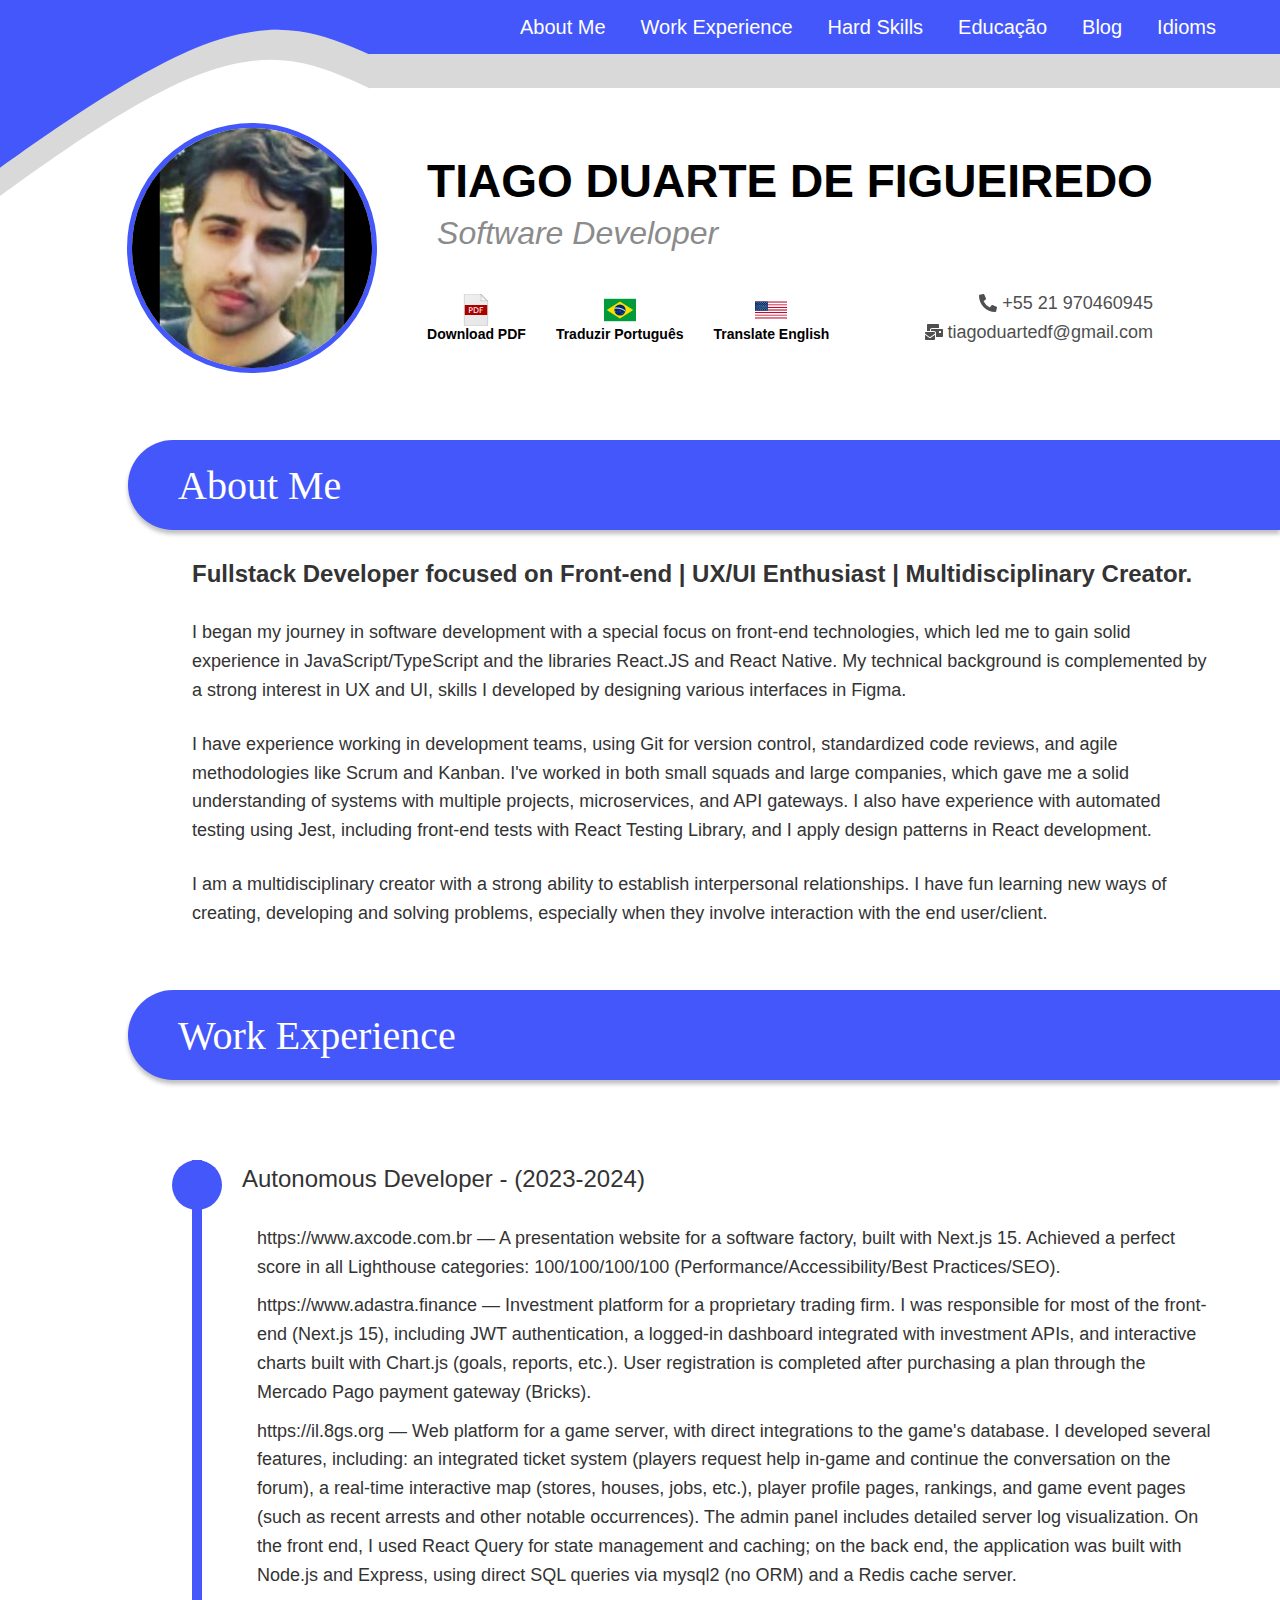
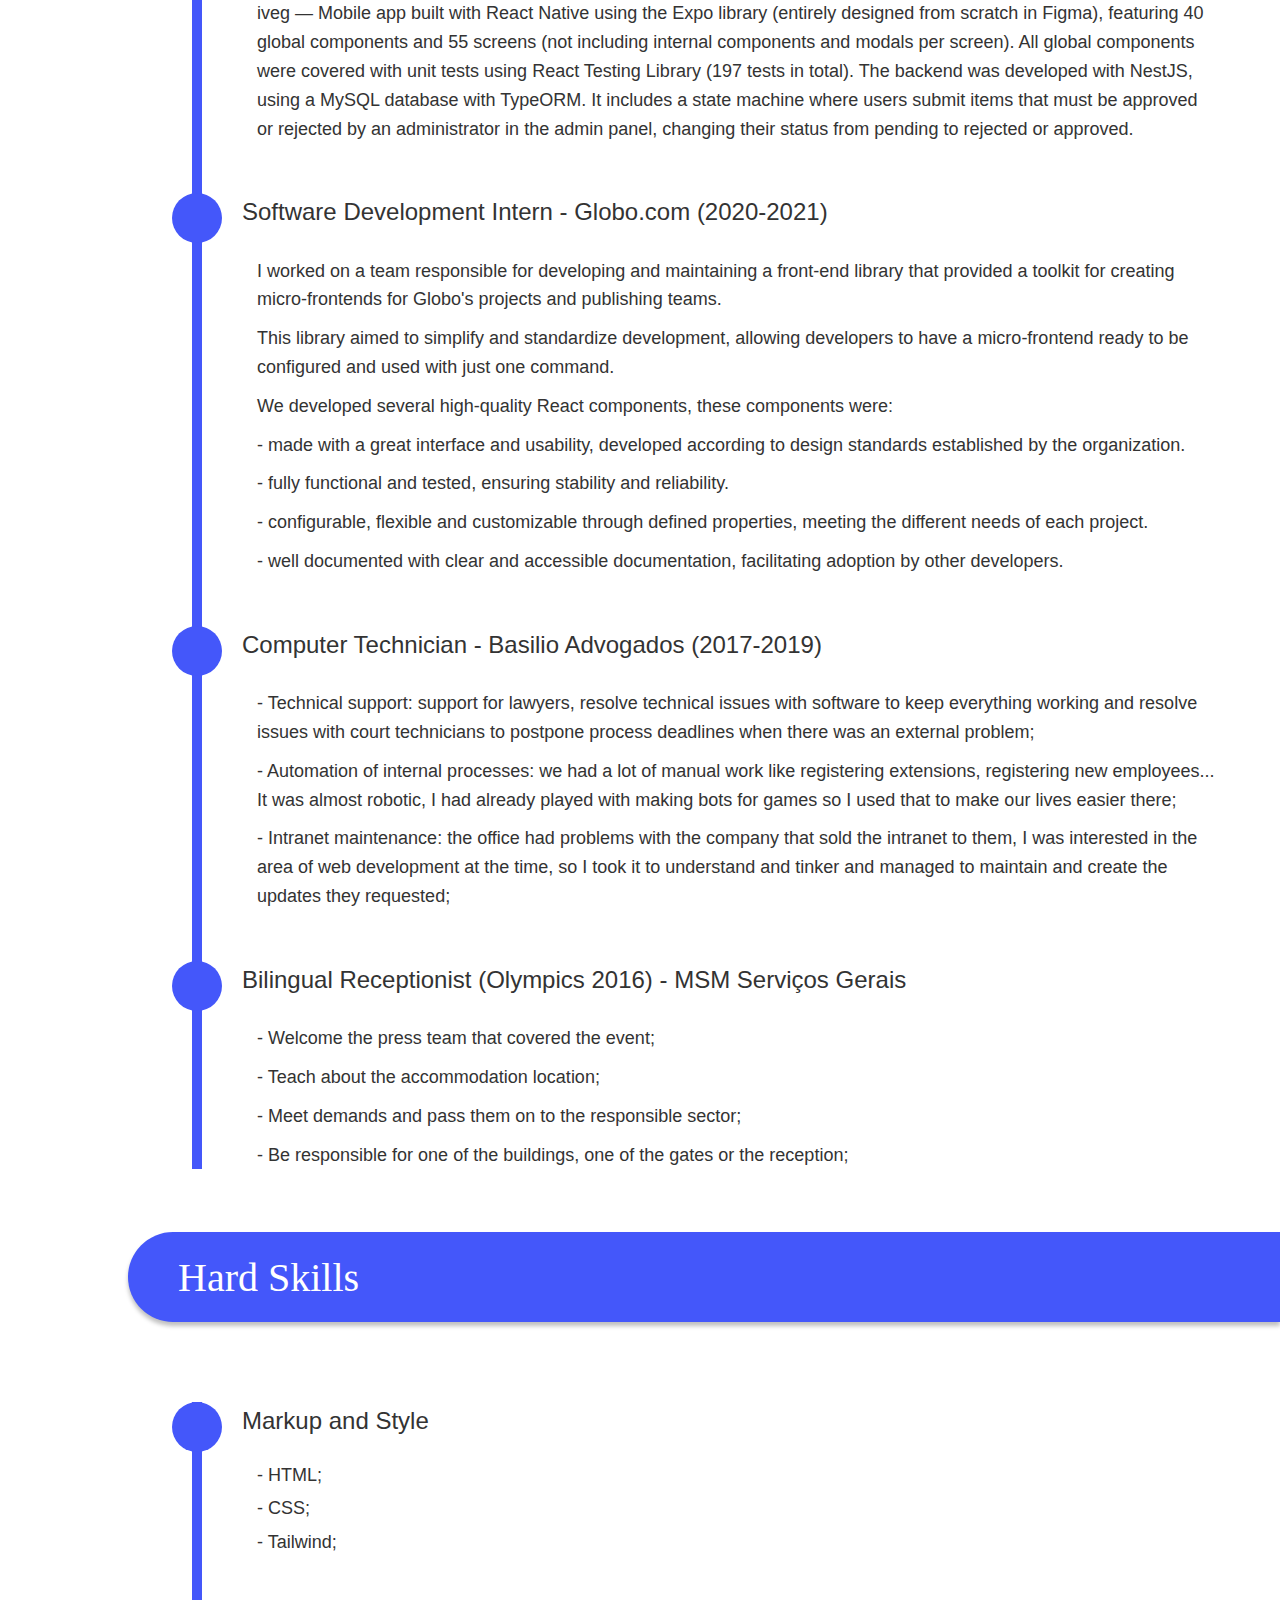
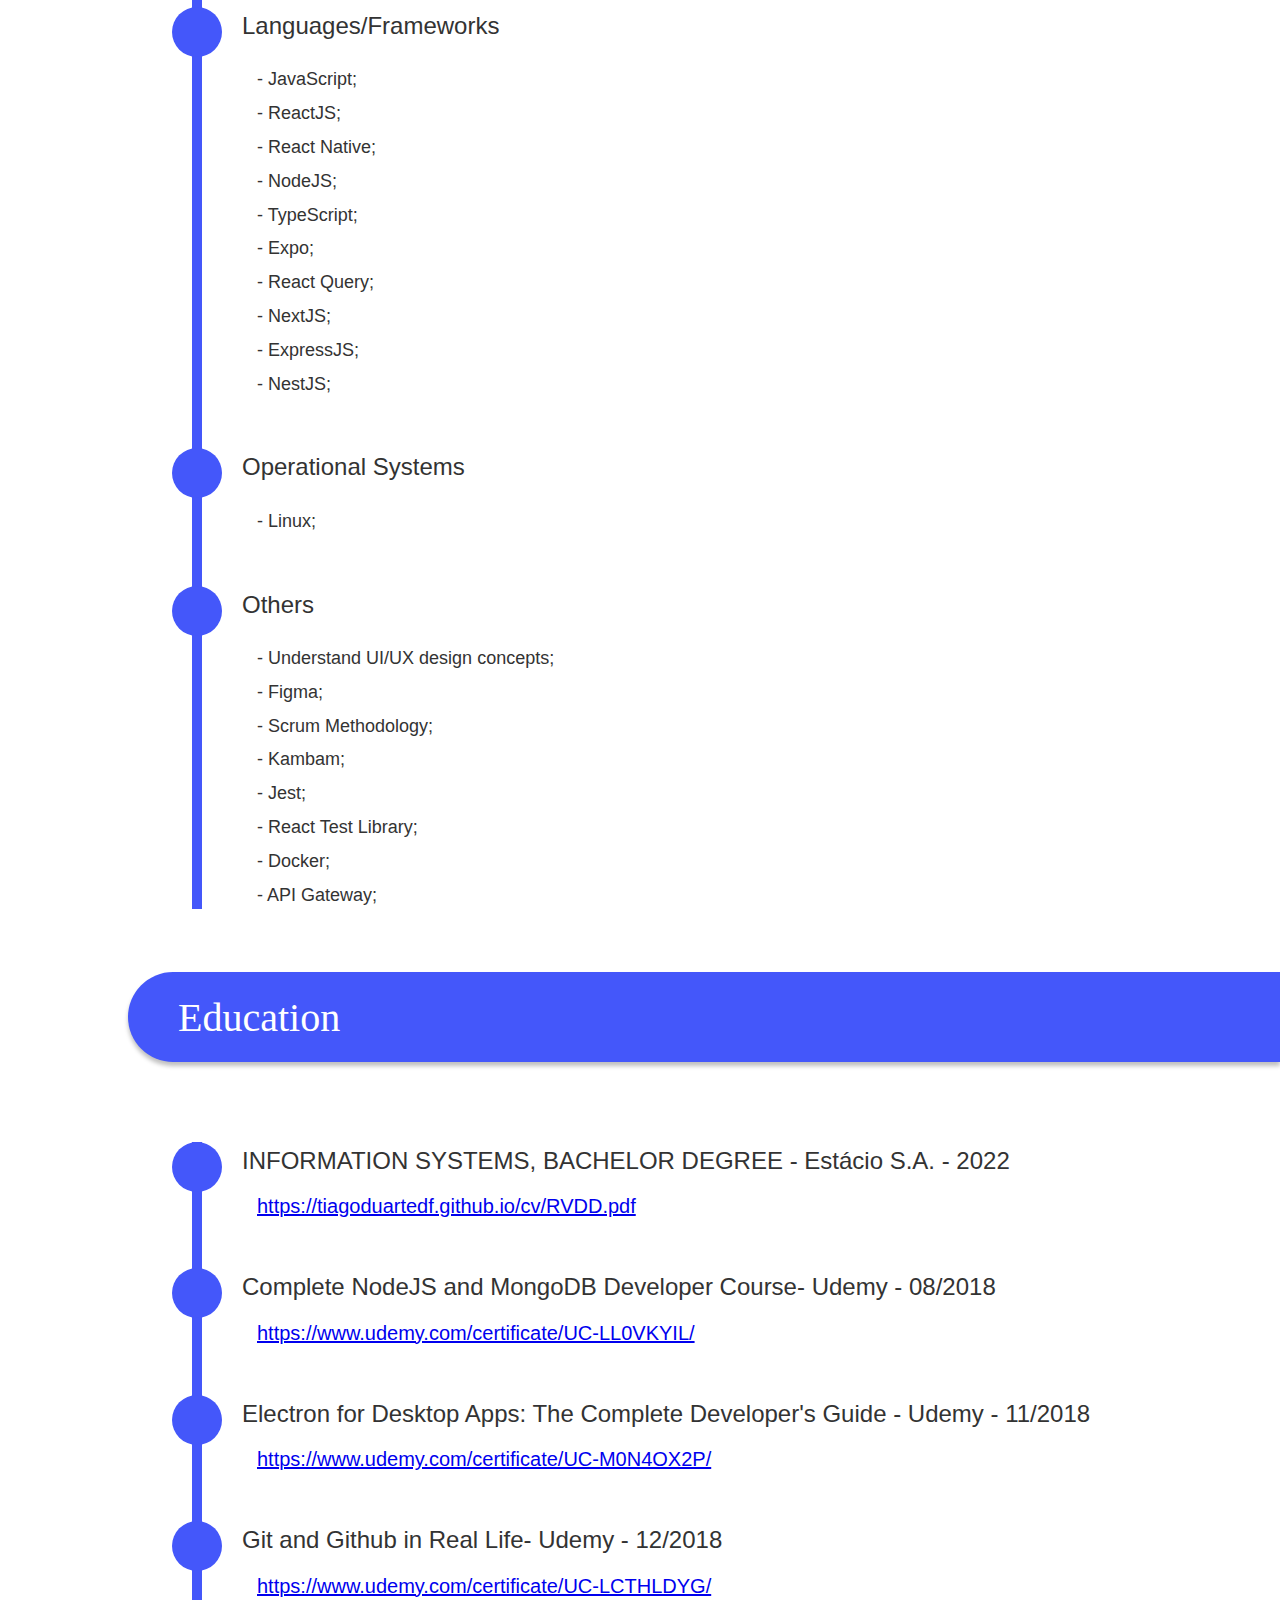
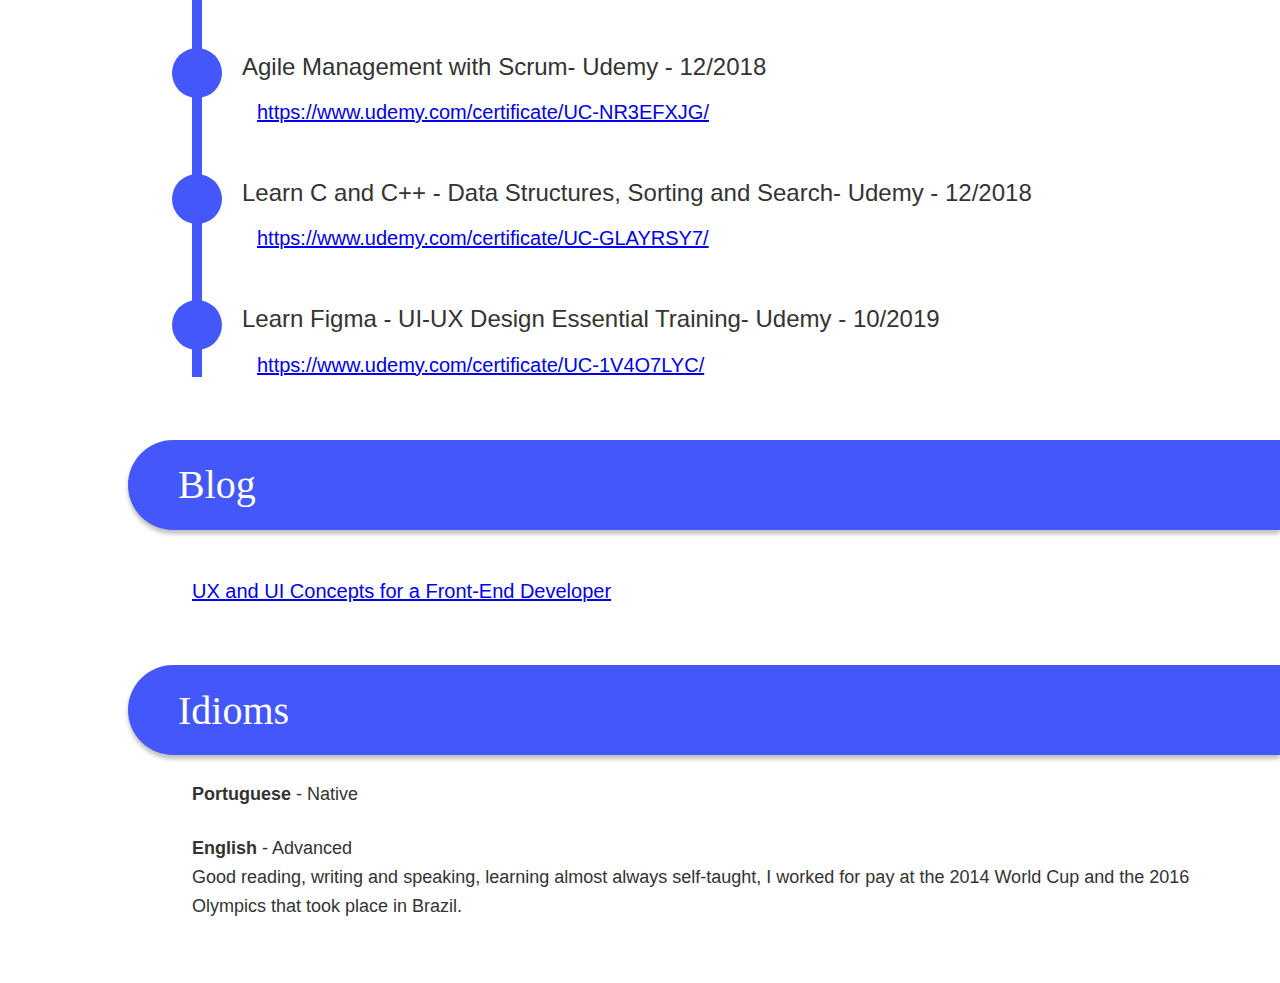
<file: index.html>
<!DOCTYPE html><html lang="en"><head><meta charSet="utf-8"/><title>CV - Tiago Duarte</title><link rel="icon" href="/favicon.ico"/><meta name="viewport" content="width=device-width, initial-scale=1"/><meta name="description" content="Currículo de Tiago Duarte, com informações profissionais e habilidades, que também pode ser convertido em PDF."/><meta property="og:url" content="https://tiagoduartedf.github.io/cv/"/><meta property="og:type" content="website"/><meta property="og:title" content="Site currículo: Tiago Duarte"/><meta property="og:image" content="https://tiagoduartedf.github.io/cv/avatar.png"/><meta property="og:description" content="Currículo site que também vira PDF ao clicar no botão de PDF"/><meta name="next-head-count" content="10"/><link rel="preconnect" href="https://fonts.googleapis.com"/><link rel="preconnect" href="https://fonts.gstatic.com" crossorigin="anonymous"/><link rel="preconnect" href="https://fonts.googleapis.com"/><link rel="preconnect" href="https://fonts.gstatic.com" crossorigin="anonymous"/><link rel="preconnect" href="https://fonts.gstatic.com" crossorigin /><link rel="preload" href="./_next/static/css/dcaa5b4aaf711e89.css" as="style"/><link rel="stylesheet" href="./_next/static/css/dcaa5b4aaf711e89.css" data-n-g=""/><noscript data-n-css=""></noscript><script defer="" nomodule="" src="./_next/static/chunks/polyfills-c67a75d1b6f99dc8.js"></script><script src="./_next/static/chunks/webpack-fecf5570e708d259.js" defer=""></script><script src="./_next/static/chunks/framework-2c79e2a64abdb08b.js" defer=""></script><script src="./_next/static/chunks/main-1f8fddb125eb5a56.js" defer=""></script><script src="./_next/static/chunks/pages/_app-5fbdfbcdfb555d2f.js" defer=""></script><script src="./_next/static/chunks/348-c038c05ab7490de8.js" defer=""></script><script src="./_next/static/chunks/pages/index-2f61e8b0748907f1.js" defer=""></script><script src="./_next/static/8NZNJmzf2XWEQS0CX04oH/_buildManifest.js" defer=""></script><script src="./_next/static/8NZNJmzf2XWEQS0CX04oH/_ssgManifest.js" defer=""></script><style data-href="https://fonts.googleapis.com/css2?family=Nunito+Sans:ital,opsz,wght@0,6..12,200..1000;1,6..12,200..1000&display=swap">@font-face{font-family:'Nunito Sans';font-style:italic;font-weight:200;font-stretch:normal;font-display:swap;src:url(https://fonts.gstatic.com/s/nunitosans/v15/pe1kMImSLYBIv1o4X1M8cce4OdVisMz5nZRqy6cmmmU3t2FQWEAEOvV9QNrrwlNstMKW3Y6K5WMwXeVy3GboJ0kTHmoP91Uj.woff) format('woff')}@font-face{font-family:'Nunito Sans';font-style:italic;font-weight:200;font-stretch:normal;font-display:swap;src:url(https://fonts.gstatic.com/s/nunitosans/v15/pe1kMImSLYBIv1o4X1M8cce4OdVisMz5nZRqy6cmmmU3t2FQWEAEOvV9YNrrwlNstMKW3Y6K5WMwXeVy3GboJ0kTHmoP91Uj.woff) format('woff')}@font-face{font-family:'Nunito Sans';font-style:italic;font-weight:200;font-stretch:normal;font-display:swap;src:url(https://fonts.gstatic.com/s/nunitosans/v15/pe1kMImSLYBIv1o4X1M8cce4OdVisMz5nZRqy6cmmmU3t2FQWEAEOvV9gNvrwlNstMKW3Y6K5WMwXeVy3GboJ0kTHmoP91Uj.woff) format('woff')}@font-face{font-family:'Nunito Sans';font-style:italic;font-weight:200;font-stretch:normal;font-display:swap;src:url(https://fonts.gstatic.com/s/nunitosans/v15/pe1kMImSLYBIv1o4X1M8cce4OdVisMz5nZRqy6cmmmU3t2FQWEAEOvV9kNvrwlNstMKW3Y6K5WMwXeVy3GboJ0kTHmoP91Uj.woff) format('woff')}@font-face{font-family:'Nunito Sans';font-style:italic;font-weight:200;font-stretch:normal;font-display:swap;src:url(https://fonts.gstatic.com/s/nunitosans/v15/pe1kMImSLYBIv1o4X1M8cce4OdVisMz5nZRqy6cmmmU3t2FQWEAEOvV9oNvrwlNstMKW3Y6K5WMwXeVy3GboJ0kTHmoP91Uj.woff) format('woff')}@font-face{font-family:'Nunito Sans';font-style:italic;font-weight:200;font-stretch:normal;font-display:swap;src:url(https://fonts.gstatic.com/s/nunitosans/v15/pe1kMImSLYBIv1o4X1M8cce4OdVisMz5nZRqy6cmmmU3t2FQWEAEOvV9sNvrwlNstMKW3Y6K5WMwXeVy3GboJ0kTHmoP91Uj.woff) format('woff')}@font-face{font-family:'Nunito Sans';font-style:italic;font-weight:200;font-stretch:normal;font-display:swap;src:url(https://fonts.gstatic.com/s/nunitosans/v15/pe1kMImSLYBIv1o4X1M8cce4OdVisMz5nZRqy6cmmmU3t2FQWEAEOvV9wNvrwlNstMKW3Y6K5WMwXeVy3GboJ0kTHmoP91Uj.woff) format('woff')}@font-face{font-family:'Nunito Sans';font-style:italic;font-weight:300;font-stretch:normal;font-display:swap;src:url(https://fonts.gstatic.com/s/nunitosans/v15/pe1kMImSLYBIv1o4X1M8cce4OdVisMz5nZRqy6cmmmU3t2FQWEAEOvV9QNrrwlNstMKW3Y6K5WMwXeVy3GboJ0kTHmrR91Uj.woff) format('woff')}@font-face{font-family:'Nunito Sans';font-style:italic;font-weight:300;font-stretch:normal;font-display:swap;src:url(https://fonts.gstatic.com/s/nunitosans/v15/pe1kMImSLYBIv1o4X1M8cce4OdVisMz5nZRqy6cmmmU3t2FQWEAEOvV9YNrrwlNstMKW3Y6K5WMwXeVy3GboJ0kTHmrR91Uj.woff) format('woff')}@font-face{font-family:'Nunito Sans';font-style:italic;font-weight:300;font-stretch:normal;font-display:swap;src:url(https://fonts.gstatic.com/s/nunitosans/v15/pe1kMImSLYBIv1o4X1M8cce4OdVisMz5nZRqy6cmmmU3t2FQWEAEOvV9gNvrwlNstMKW3Y6K5WMwXeVy3GboJ0kTHmrR91Uj.woff) format('woff')}@font-face{font-family:'Nunito Sans';font-style:italic;font-weight:300;font-stretch:normal;font-display:swap;src:url(https://fonts.gstatic.com/s/nunitosans/v15/pe1kMImSLYBIv1o4X1M8cce4OdVisMz5nZRqy6cmmmU3t2FQWEAEOvV9kNvrwlNstMKW3Y6K5WMwXeVy3GboJ0kTHmrR91Uj.woff) format('woff')}@font-face{font-family:'Nunito Sans';font-style:italic;font-weight:300;font-stretch:normal;font-display:swap;src:url(https://fonts.gstatic.com/s/nunitosans/v15/pe1kMImSLYBIv1o4X1M8cce4OdVisMz5nZRqy6cmmmU3t2FQWEAEOvV9oNvrwlNstMKW3Y6K5WMwXeVy3GboJ0kTHmrR91Uj.woff) format('woff')}@font-face{font-family:'Nunito Sans';font-style:italic;font-weight:300;font-stretch:normal;font-display:swap;src:url(https://fonts.gstatic.com/s/nunitosans/v15/pe1kMImSLYBIv1o4X1M8cce4OdVisMz5nZRqy6cmmmU3t2FQWEAEOvV9sNvrwlNstMKW3Y6K5WMwXeVy3GboJ0kTHmrR91Uj.woff) format('woff')}@font-face{font-family:'Nunito Sans';font-style:italic;font-weight:300;font-stretch:normal;font-display:swap;src:url(https://fonts.gstatic.com/s/nunitosans/v15/pe1kMImSLYBIv1o4X1M8cce4OdVisMz5nZRqy6cmmmU3t2FQWEAEOvV9wNvrwlNstMKW3Y6K5WMwXeVy3GboJ0kTHmrR91Uj.woff) format('woff')}@font-face{font-family:'Nunito Sans';font-style:italic;font-weight:400;font-stretch:normal;font-display:swap;src:url(https://fonts.gstatic.com/s/nunitosans/v15/pe1kMImSLYBIv1o4X1M8cce4OdVisMz5nZRqy6cmmmU3t2FQWEAEOvV9QNrrwlNstMKW3Y6K5WMwXeVy3GboJ0kTHmqP91Uj.woff) format('woff')}@font-face{font-family:'Nunito Sans';font-style:italic;font-weight:400;font-stretch:normal;font-display:swap;src:url(https://fonts.gstatic.com/s/nunitosans/v15/pe1kMImSLYBIv1o4X1M8cce4OdVisMz5nZRqy6cmmmU3t2FQWEAEOvV9YNrrwlNstMKW3Y6K5WMwXeVy3GboJ0kTHmqP91Uj.woff) format('woff')}@font-face{font-family:'Nunito Sans';font-style:italic;font-weight:400;font-stretch:normal;font-display:swap;src:url(https://fonts.gstatic.com/s/nunitosans/v15/pe1kMImSLYBIv1o4X1M8cce4OdVisMz5nZRqy6cmmmU3t2FQWEAEOvV9gNvrwlNstMKW3Y6K5WMwXeVy3GboJ0kTHmqP91Uj.woff) format('woff')}@font-face{font-family:'Nunito Sans';font-style:italic;font-weight:400;font-stretch:normal;font-display:swap;src:url(https://fonts.gstatic.com/s/nunitosans/v15/pe1kMImSLYBIv1o4X1M8cce4OdVisMz5nZRqy6cmmmU3t2FQWEAEOvV9kNvrwlNstMKW3Y6K5WMwXeVy3GboJ0kTHmqP91Uj.woff) format('woff')}@font-face{font-family:'Nunito Sans';font-style:italic;font-weight:400;font-stretch:normal;font-display:swap;src:url(https://fonts.gstatic.com/s/nunitosans/v15/pe1kMImSLYBIv1o4X1M8cce4OdVisMz5nZRqy6cmmmU3t2FQWEAEOvV9oNvrwlNstMKW3Y6K5WMwXeVy3GboJ0kTHmqP91Uj.woff) format('woff')}@font-face{font-family:'Nunito Sans';font-style:italic;font-weight:400;font-stretch:normal;font-display:swap;src:url(https://fonts.gstatic.com/s/nunitosans/v15/pe1kMImSLYBIv1o4X1M8cce4OdVisMz5nZRqy6cmmmU3t2FQWEAEOvV9sNvrwlNstMKW3Y6K5WMwXeVy3GboJ0kTHmqP91Uj.woff) format('woff')}@font-face{font-family:'Nunito Sans';font-style:italic;font-weight:400;font-stretch:normal;font-display:swap;src:url(https://fonts.gstatic.com/s/nunitosans/v15/pe1kMImSLYBIv1o4X1M8cce4OdVisMz5nZRqy6cmmmU3t2FQWEAEOvV9wNvrwlNstMKW3Y6K5WMwXeVy3GboJ0kTHmqP91Uj.woff) format('woff')}@font-face{font-family:'Nunito Sans';font-style:italic;font-weight:500;font-stretch:normal;font-display:swap;src:url(https://fonts.gstatic.com/s/nunitosans/v15/pe1kMImSLYBIv1o4X1M8cce4OdVisMz5nZRqy6cmmmU3t2FQWEAEOvV9QNrrwlNstMKW3Y6K5WMwXeVy3GboJ0kTHmq991Uj.woff) format('woff')}@font-face{font-family:'Nunito Sans';font-style:italic;font-weight:500;font-stretch:normal;font-display:swap;src:url(https://fonts.gstatic.com/s/nunitosans/v15/pe1kMImSLYBIv1o4X1M8cce4OdVisMz5nZRqy6cmmmU3t2FQWEAEOvV9YNrrwlNstMKW3Y6K5WMwXeVy3GboJ0kTHmq991Uj.woff) format('woff')}@font-face{font-family:'Nunito Sans';font-style:italic;font-weight:500;font-stretch:normal;font-display:swap;src:url(https://fonts.gstatic.com/s/nunitosans/v15/pe1kMImSLYBIv1o4X1M8cce4OdVisMz5nZRqy6cmmmU3t2FQWEAEOvV9gNvrwlNstMKW3Y6K5WMwXeVy3GboJ0kTHmq991Uj.woff) format('woff')}@font-face{font-family:'Nunito Sans';font-style:italic;font-weight:500;font-stretch:normal;font-display:swap;src:url(https://fonts.gstatic.com/s/nunitosans/v15/pe1kMImSLYBIv1o4X1M8cce4OdVisMz5nZRqy6cmmmU3t2FQWEAEOvV9kNvrwlNstMKW3Y6K5WMwXeVy3GboJ0kTHmq991Uj.woff) format('woff')}@font-face{font-family:'Nunito Sans';font-style:italic;font-weight:500;font-stretch:normal;font-display:swap;src:url(https://fonts.gstatic.com/s/nunitosans/v15/pe1kMImSLYBIv1o4X1M8cce4OdVisMz5nZRqy6cmmmU3t2FQWEAEOvV9oNvrwlNstMKW3Y6K5WMwXeVy3GboJ0kTHmq991Uj.woff) format('woff')}@font-face{font-family:'Nunito Sans';font-style:italic;font-weight:500;font-stretch:normal;font-display:swap;src:url(https://fonts.gstatic.com/s/nunitosans/v15/pe1kMImSLYBIv1o4X1M8cce4OdVisMz5nZRqy6cmmmU3t2FQWEAEOvV9sNvrwlNstMKW3Y6K5WMwXeVy3GboJ0kTHmq991Uj.woff) format('woff')}@font-face{font-family:'Nunito Sans';font-style:italic;font-weight:500;font-stretch:normal;font-display:swap;src:url(https://fonts.gstatic.com/s/nunitosans/v15/pe1kMImSLYBIv1o4X1M8cce4OdVisMz5nZRqy6cmmmU3t2FQWEAEOvV9wNvrwlNstMKW3Y6K5WMwXeVy3GboJ0kTHmq991Uj.woff) format('woff')}@font-face{font-family:'Nunito Sans';font-style:italic;font-weight:600;font-stretch:normal;font-display:swap;src:url(https://fonts.gstatic.com/s/nunitosans/v15/pe1kMImSLYBIv1o4X1M8cce4OdVisMz5nZRqy6cmmmU3t2FQWEAEOvV9QNrrwlNstMKW3Y6K5WMwXeVy3GboJ0kTHmpR8FUj.woff) format('woff')}@font-face{font-family:'Nunito Sans';font-style:italic;font-weight:600;font-stretch:normal;font-display:swap;src:url(https://fonts.gstatic.com/s/nunitosans/v15/pe1kMImSLYBIv1o4X1M8cce4OdVisMz5nZRqy6cmmmU3t2FQWEAEOvV9YNrrwlNstMKW3Y6K5WMwXeVy3GboJ0kTHmpR8FUj.woff) format('woff')}@font-face{font-family:'Nunito Sans';font-style:italic;font-weight:600;font-stretch:normal;font-display:swap;src:url(https://fonts.gstatic.com/s/nunitosans/v15/pe1kMImSLYBIv1o4X1M8cce4OdVisMz5nZRqy6cmmmU3t2FQWEAEOvV9gNvrwlNstMKW3Y6K5WMwXeVy3GboJ0kTHmpR8FUj.woff) format('woff')}@font-face{font-family:'Nunito Sans';font-style:italic;font-weight:600;font-stretch:normal;font-display:swap;src:url(https://fonts.gstatic.com/s/nunitosans/v15/pe1kMImSLYBIv1o4X1M8cce4OdVisMz5nZRqy6cmmmU3t2FQWEAEOvV9kNvrwlNstMKW3Y6K5WMwXeVy3GboJ0kTHmpR8FUj.woff) format('woff')}@font-face{font-family:'Nunito Sans';font-style:italic;font-weight:600;font-stretch:normal;font-display:swap;src:url(https://fonts.gstatic.com/s/nunitosans/v15/pe1kMImSLYBIv1o4X1M8cce4OdVisMz5nZRqy6cmmmU3t2FQWEAEOvV9oNvrwlNstMKW3Y6K5WMwXeVy3GboJ0kTHmpR8FUj.woff) format('woff')}@font-face{font-family:'Nunito Sans';font-style:italic;font-weight:600;font-stretch:normal;font-display:swap;src:url(https://fonts.gstatic.com/s/nunitosans/v15/pe1kMImSLYBIv1o4X1M8cce4OdVisMz5nZRqy6cmmmU3t2FQWEAEOvV9sNvrwlNstMKW3Y6K5WMwXeVy3GboJ0kTHmpR8FUj.woff) format('woff')}@font-face{font-family:'Nunito Sans';font-style:italic;font-weight:600;font-stretch:normal;font-display:swap;src:url(https://fonts.gstatic.com/s/nunitosans/v15/pe1kMImSLYBIv1o4X1M8cce4OdVisMz5nZRqy6cmmmU3t2FQWEAEOvV9wNvrwlNstMKW3Y6K5WMwXeVy3GboJ0kTHmpR8FUj.woff) format('woff')}@font-face{font-family:'Nunito Sans';font-style:italic;font-weight:700;font-stretch:normal;font-display:swap;src:url(https://fonts.gstatic.com/s/nunitosans/v15/pe1kMImSLYBIv1o4X1M8cce4OdVisMz5nZRqy6cmmmU3t2FQWEAEOvV9QNrrwlNstMKW3Y6K5WMwXeVy3GboJ0kTHmpo8FUj.woff) format('woff')}@font-face{font-family:'Nunito Sans';font-style:italic;font-weight:700;font-stretch:normal;font-display:swap;src:url(https://fonts.gstatic.com/s/nunitosans/v15/pe1kMImSLYBIv1o4X1M8cce4OdVisMz5nZRqy6cmmmU3t2FQWEAEOvV9YNrrwlNstMKW3Y6K5WMwXeVy3GboJ0kTHmpo8FUj.woff) format('woff')}@font-face{font-family:'Nunito Sans';font-style:italic;font-weight:700;font-stretch:normal;font-display:swap;src:url(https://fonts.gstatic.com/s/nunitosans/v15/pe1kMImSLYBIv1o4X1M8cce4OdVisMz5nZRqy6cmmmU3t2FQWEAEOvV9gNvrwlNstMKW3Y6K5WMwXeVy3GboJ0kTHmpo8FUj.woff) format('woff')}@font-face{font-family:'Nunito Sans';font-style:italic;font-weight:700;font-stretch:normal;font-display:swap;src:url(https://fonts.gstatic.com/s/nunitosans/v15/pe1kMImSLYBIv1o4X1M8cce4OdVisMz5nZRqy6cmmmU3t2FQWEAEOvV9kNvrwlNstMKW3Y6K5WMwXeVy3GboJ0kTHmpo8FUj.woff) format('woff')}@font-face{font-family:'Nunito Sans';font-style:italic;font-weight:700;font-stretch:normal;font-display:swap;src:url(https://fonts.gstatic.com/s/nunitosans/v15/pe1kMImSLYBIv1o4X1M8cce4OdVisMz5nZRqy6cmmmU3t2FQWEAEOvV9oNvrwlNstMKW3Y6K5WMwXeVy3GboJ0kTHmpo8FUj.woff) format('woff')}@font-face{font-family:'Nunito Sans';font-style:italic;font-weight:700;font-stretch:normal;font-display:swap;src:url(https://fonts.gstatic.com/s/nunitosans/v15/pe1kMImSLYBIv1o4X1M8cce4OdVisMz5nZRqy6cmmmU3t2FQWEAEOvV9sNvrwlNstMKW3Y6K5WMwXeVy3GboJ0kTHmpo8FUj.woff) format('woff')}@font-face{font-family:'Nunito Sans';font-style:italic;font-weight:700;font-stretch:normal;font-display:swap;src:url(https://fonts.gstatic.com/s/nunitosans/v15/pe1kMImSLYBIv1o4X1M8cce4OdVisMz5nZRqy6cmmmU3t2FQWEAEOvV9wNvrwlNstMKW3Y6K5WMwXeVy3GboJ0kTHmpo8FUj.woff) format('woff')}@font-face{font-family:'Nunito Sans';font-style:italic;font-weight:800;font-stretch:normal;font-display:swap;src:url(https://fonts.gstatic.com/s/nunitosans/v15/pe1kMImSLYBIv1o4X1M8cce4OdVisMz5nZRqy6cmmmU3t2FQWEAEOvV9QNrrwlNstMKW3Y6K5WMwXeVy3GboJ0kTHmoP8FUj.woff) format('woff')}@font-face{font-family:'Nunito Sans';font-style:italic;font-weight:800;font-stretch:normal;font-display:swap;src:url(https://fonts.gstatic.com/s/nunitosans/v15/pe1kMImSLYBIv1o4X1M8cce4OdVisMz5nZRqy6cmmmU3t2FQWEAEOvV9YNrrwlNstMKW3Y6K5WMwXeVy3GboJ0kTHmoP8FUj.woff) format('woff')}@font-face{font-family:'Nunito Sans';font-style:italic;font-weight:800;font-stretch:normal;font-display:swap;src:url(https://fonts.gstatic.com/s/nunitosans/v15/pe1kMImSLYBIv1o4X1M8cce4OdVisMz5nZRqy6cmmmU3t2FQWEAEOvV9gNvrwlNstMKW3Y6K5WMwXeVy3GboJ0kTHmoP8FUj.woff) format('woff')}@font-face{font-family:'Nunito Sans';font-style:italic;font-weight:800;font-stretch:normal;font-display:swap;src:url(https://fonts.gstatic.com/s/nunitosans/v15/pe1kMImSLYBIv1o4X1M8cce4OdVisMz5nZRqy6cmmmU3t2FQWEAEOvV9kNvrwlNstMKW3Y6K5WMwXeVy3GboJ0kTHmoP8FUj.woff) format('woff')}@font-face{font-family:'Nunito Sans';font-style:italic;font-weight:800;font-stretch:normal;font-display:swap;src:url(https://fonts.gstatic.com/s/nunitosans/v15/pe1kMImSLYBIv1o4X1M8cce4OdVisMz5nZRqy6cmmmU3t2FQWEAEOvV9oNvrwlNstMKW3Y6K5WMwXeVy3GboJ0kTHmoP8FUj.woff) format('woff')}@font-face{font-family:'Nunito Sans';font-style:italic;font-weight:800;font-stretch:normal;font-display:swap;src:url(https://fonts.gstatic.com/s/nunitosans/v15/pe1kMImSLYBIv1o4X1M8cce4OdVisMz5nZRqy6cmmmU3t2FQWEAEOvV9sNvrwlNstMKW3Y6K5WMwXeVy3GboJ0kTHmoP8FUj.woff) format('woff')}@font-face{font-family:'Nunito Sans';font-style:italic;font-weight:800;font-stretch:normal;font-display:swap;src:url(https://fonts.gstatic.com/s/nunitosans/v15/pe1kMImSLYBIv1o4X1M8cce4OdVisMz5nZRqy6cmmmU3t2FQWEAEOvV9wNvrwlNstMKW3Y6K5WMwXeVy3GboJ0kTHmoP8FUj.woff) format('woff')}@font-face{font-family:'Nunito Sans';font-style:italic;font-weight:900;font-stretch:normal;font-display:swap;src:url(https://fonts.gstatic.com/s/nunitosans/v15/pe1kMImSLYBIv1o4X1M8cce4OdVisMz5nZRqy6cmmmU3t2FQWEAEOvV9QNrrwlNstMKW3Y6K5WMwXeVy3GboJ0kTHmom8FUj.woff) format('woff')}@font-face{font-family:'Nunito Sans';font-style:italic;font-weight:900;font-stretch:normal;font-display:swap;src:url(https://fonts.gstatic.com/s/nunitosans/v15/pe1kMImSLYBIv1o4X1M8cce4OdVisMz5nZRqy6cmmmU3t2FQWEAEOvV9YNrrwlNstMKW3Y6K5WMwXeVy3GboJ0kTHmom8FUj.woff) format('woff')}@font-face{font-family:'Nunito Sans';font-style:italic;font-weight:900;font-stretch:normal;font-display:swap;src:url(https://fonts.gstatic.com/s/nunitosans/v15/pe1kMImSLYBIv1o4X1M8cce4OdVisMz5nZRqy6cmmmU3t2FQWEAEOvV9gNvrwlNstMKW3Y6K5WMwXeVy3GboJ0kTHmom8FUj.woff) format('woff')}@font-face{font-family:'Nunito Sans';font-style:italic;font-weight:900;font-stretch:normal;font-display:swap;src:url(https://fonts.gstatic.com/s/nunitosans/v15/pe1kMImSLYBIv1o4X1M8cce4OdVisMz5nZRqy6cmmmU3t2FQWEAEOvV9kNvrwlNstMKW3Y6K5WMwXeVy3GboJ0kTHmom8FUj.woff) format('woff')}@font-face{font-family:'Nunito Sans';font-style:italic;font-weight:900;font-stretch:normal;font-display:swap;src:url(https://fonts.gstatic.com/s/nunitosans/v15/pe1kMImSLYBIv1o4X1M8cce4OdVisMz5nZRqy6cmmmU3t2FQWEAEOvV9oNvrwlNstMKW3Y6K5WMwXeVy3GboJ0kTHmom8FUj.woff) format('woff')}@font-face{font-family:'Nunito Sans';font-style:italic;font-weight:900;font-stretch:normal;font-display:swap;src:url(https://fonts.gstatic.com/s/nunitosans/v15/pe1kMImSLYBIv1o4X1M8cce4OdVisMz5nZRqy6cmmmU3t2FQWEAEOvV9sNvrwlNstMKW3Y6K5WMwXeVy3GboJ0kTHmom8FUj.woff) format('woff')}@font-face{font-family:'Nunito Sans';font-style:italic;font-weight:900;font-stretch:normal;font-display:swap;src:url(https://fonts.gstatic.com/s/nunitosans/v15/pe1kMImSLYBIv1o4X1M8cce4OdVisMz5nZRqy6cmmmU3t2FQWEAEOvV9wNvrwlNstMKW3Y6K5WMwXeVy3GboJ0kTHmom8FUj.woff) format('woff')}@font-face{font-family:'Nunito Sans';font-style:normal;font-weight:200;font-stretch:normal;font-display:swap;src:url(https://fonts.gstatic.com/s/nunitosans/v15/pe1mMImSLYBIv1o4X1M8ce2xCx3yop4tQpF_MeTm0lfGWVpNn64CLzU9upHZIbMV51Q42ptCp5F5bxqqtQ1yiU4GVilntw.woff) format('woff')}@font-face{font-family:'Nunito Sans';font-style:normal;font-weight:200;font-stretch:normal;font-display:swap;src:url(https://fonts.gstatic.com/s/nunitosans/v15/pe1mMImSLYBIv1o4X1M8ce2xCx3yop4tQpF_MeTm0lfGWVpNn64CLxU9upHZIbMV51Q42ptCp5F5bxqqtQ1yiU4GVilntw.woff) format('woff')}@font-face{font-family:'Nunito Sans';font-style:normal;font-weight:200;font-stretch:normal;font-display:swap;src:url(https://fonts.gstatic.com/s/nunitosans/v15/pe1mMImSLYBIv1o4X1M8ce2xCx3yop4tQpF_MeTm0lfGWVpNn64CL_U8upHZIbMV51Q42ptCp5F5bxqqtQ1yiU4GVilntw.woff) format('woff')}@font-face{font-family:'Nunito Sans';font-style:normal;font-weight:200;font-stretch:normal;font-display:swap;src:url(https://fonts.gstatic.com/s/nunitosans/v15/pe1mMImSLYBIv1o4X1M8ce2xCx3yop4tQpF_MeTm0lfGWVpNn64CL-U8upHZIbMV51Q42ptCp5F5bxqqtQ1yiU4GVilntw.woff) format('woff')}@font-face{font-family:'Nunito Sans';font-style:normal;font-weight:200;font-stretch:normal;font-display:swap;src:url(https://fonts.gstatic.com/s/nunitosans/v15/pe1mMImSLYBIv1o4X1M8ce2xCx3yop4tQpF_MeTm0lfGWVpNn64CL9U8upHZIbMV51Q42ptCp5F5bxqqtQ1yiU4GVilntw.woff) format('woff')}@font-face{font-family:'Nunito Sans';font-style:normal;font-weight:200;font-stretch:normal;font-display:swap;src:url(https://fonts.gstatic.com/s/nunitosans/v15/pe1mMImSLYBIv1o4X1M8ce2xCx3yop4tQpF_MeTm0lfGWVpNn64CL8U8upHZIbMV51Q42ptCp5F5bxqqtQ1yiU4GVilntw.woff) format('woff')}@font-face{font-family:'Nunito Sans';font-style:normal;font-weight:200;font-stretch:normal;font-display:swap;src:url(https://fonts.gstatic.com/s/nunitosans/v15/pe1mMImSLYBIv1o4X1M8ce2xCx3yop4tQpF_MeTm0lfGWVpNn64CL7U8upHZIbMV51Q42ptCp5F5bxqqtQ1yiU4GVilntw.woff) format('woff')}@font-face{font-family:'Nunito Sans';font-style:normal;font-weight:300;font-stretch:normal;font-display:swap;src:url(https://fonts.gstatic.com/s/nunitosans/v15/pe1mMImSLYBIv1o4X1M8ce2xCx3yop4tQpF_MeTm0lfGWVpNn64CLzU9upHZIbMV51Q42ptCp5F5bxqqtQ1yiU4GiClntw.woff) format('woff')}@font-face{font-family:'Nunito Sans';font-style:normal;font-weight:300;font-stretch:normal;font-display:swap;src:url(https://fonts.gstatic.com/s/nunitosans/v15/pe1mMImSLYBIv1o4X1M8ce2xCx3yop4tQpF_MeTm0lfGWVpNn64CLxU9upHZIbMV51Q42ptCp5F5bxqqtQ1yiU4GiClntw.woff) format('woff')}@font-face{font-family:'Nunito Sans';font-style:normal;font-weight:300;font-stretch:normal;font-display:swap;src:url(https://fonts.gstatic.com/s/nunitosans/v15/pe1mMImSLYBIv1o4X1M8ce2xCx3yop4tQpF_MeTm0lfGWVpNn64CL_U8upHZIbMV51Q42ptCp5F5bxqqtQ1yiU4GiClntw.woff) format('woff')}@font-face{font-family:'Nunito Sans';font-style:normal;font-weight:300;font-stretch:normal;font-display:swap;src:url(https://fonts.gstatic.com/s/nunitosans/v15/pe1mMImSLYBIv1o4X1M8ce2xCx3yop4tQpF_MeTm0lfGWVpNn64CL-U8upHZIbMV51Q42ptCp5F5bxqqtQ1yiU4GiClntw.woff) format('woff')}@font-face{font-family:'Nunito Sans';font-style:normal;font-weight:300;font-stretch:normal;font-display:swap;src:url(https://fonts.gstatic.com/s/nunitosans/v15/pe1mMImSLYBIv1o4X1M8ce2xCx3yop4tQpF_MeTm0lfGWVpNn64CL9U8upHZIbMV51Q42ptCp5F5bxqqtQ1yiU4GiClntw.woff) format('woff')}@font-face{font-family:'Nunito Sans';font-style:normal;font-weight:300;font-stretch:normal;font-display:swap;src:url(https://fonts.gstatic.com/s/nunitosans/v15/pe1mMImSLYBIv1o4X1M8ce2xCx3yop4tQpF_MeTm0lfGWVpNn64CL8U8upHZIbMV51Q42ptCp5F5bxqqtQ1yiU4GiClntw.woff) format('woff')}@font-face{font-family:'Nunito Sans';font-style:normal;font-weight:300;font-stretch:normal;font-display:swap;src:url(https://fonts.gstatic.com/s/nunitosans/v15/pe1mMImSLYBIv1o4X1M8ce2xCx3yop4tQpF_MeTm0lfGWVpNn64CL7U8upHZIbMV51Q42ptCp5F5bxqqtQ1yiU4GiClntw.woff) format('woff')}@font-face{font-family:'Nunito Sans';font-style:normal;font-weight:400;font-stretch:normal;font-display:swap;src:url(https://fonts.gstatic.com/s/nunitosans/v15/pe1mMImSLYBIv1o4X1M8ce2xCx3yop4tQpF_MeTm0lfGWVpNn64CLzU9upHZIbMV51Q42ptCp5F5bxqqtQ1yiU4G1ilntw.woff) format('woff')}@font-face{font-family:'Nunito Sans';font-style:normal;font-weight:400;font-stretch:normal;font-display:swap;src:url(https://fonts.gstatic.com/s/nunitosans/v15/pe1mMImSLYBIv1o4X1M8ce2xCx3yop4tQpF_MeTm0lfGWVpNn64CLxU9upHZIbMV51Q42ptCp5F5bxqqtQ1yiU4G1ilntw.woff) format('woff')}@font-face{font-family:'Nunito Sans';font-style:normal;font-weight:400;font-stretch:normal;font-display:swap;src:url(https://fonts.gstatic.com/s/nunitosans/v15/pe1mMImSLYBIv1o4X1M8ce2xCx3yop4tQpF_MeTm0lfGWVpNn64CL_U8upHZIbMV51Q42ptCp5F5bxqqtQ1yiU4G1ilntw.woff) format('woff')}@font-face{font-family:'Nunito Sans';font-style:normal;font-weight:400;font-stretch:normal;font-display:swap;src:url(https://fonts.gstatic.com/s/nunitosans/v15/pe1mMImSLYBIv1o4X1M8ce2xCx3yop4tQpF_MeTm0lfGWVpNn64CL-U8upHZIbMV51Q42ptCp5F5bxqqtQ1yiU4G1ilntw.woff) format('woff')}@font-face{font-family:'Nunito Sans';font-style:normal;font-weight:400;font-stretch:normal;font-display:swap;src:url(https://fonts.gstatic.com/s/nunitosans/v15/pe1mMImSLYBIv1o4X1M8ce2xCx3yop4tQpF_MeTm0lfGWVpNn64CL9U8upHZIbMV51Q42ptCp5F5bxqqtQ1yiU4G1ilntw.woff) format('woff')}@font-face{font-family:'Nunito Sans';font-style:normal;font-weight:400;font-stretch:normal;font-display:swap;src:url(https://fonts.gstatic.com/s/nunitosans/v15/pe1mMImSLYBIv1o4X1M8ce2xCx3yop4tQpF_MeTm0lfGWVpNn64CL8U8upHZIbMV51Q42ptCp5F5bxqqtQ1yiU4G1ilntw.woff) format('woff')}@font-face{font-family:'Nunito Sans';font-style:normal;font-weight:400;font-stretch:normal;font-display:swap;src:url(https://fonts.gstatic.com/s/nunitosans/v15/pe1mMImSLYBIv1o4X1M8ce2xCx3yop4tQpF_MeTm0lfGWVpNn64CL7U8upHZIbMV51Q42ptCp5F5bxqqtQ1yiU4G1ilntw.woff) format('woff')}@font-face{font-family:'Nunito Sans';font-style:normal;font-weight:500;font-stretch:normal;font-display:swap;src:url(https://fonts.gstatic.com/s/nunitosans/v15/pe1mMImSLYBIv1o4X1M8ce2xCx3yop4tQpF_MeTm0lfGWVpNn64CLzU9upHZIbMV51Q42ptCp5F5bxqqtQ1yiU4G5Clntw.woff) format('woff')}@font-face{font-family:'Nunito Sans';font-style:normal;font-weight:500;font-stretch:normal;font-display:swap;src:url(https://fonts.gstatic.com/s/nunitosans/v15/pe1mMImSLYBIv1o4X1M8ce2xCx3yop4tQpF_MeTm0lfGWVpNn64CLxU9upHZIbMV51Q42ptCp5F5bxqqtQ1yiU4G5Clntw.woff) format('woff')}@font-face{font-family:'Nunito Sans';font-style:normal;font-weight:500;font-stretch:normal;font-display:swap;src:url(https://fonts.gstatic.com/s/nunitosans/v15/pe1mMImSLYBIv1o4X1M8ce2xCx3yop4tQpF_MeTm0lfGWVpNn64CL_U8upHZIbMV51Q42ptCp5F5bxqqtQ1yiU4G5Clntw.woff) format('woff')}@font-face{font-family:'Nunito Sans';font-style:normal;font-weight:500;font-stretch:normal;font-display:swap;src:url(https://fonts.gstatic.com/s/nunitosans/v15/pe1mMImSLYBIv1o4X1M8ce2xCx3yop4tQpF_MeTm0lfGWVpNn64CL-U8upHZIbMV51Q42ptCp5F5bxqqtQ1yiU4G5Clntw.woff) format('woff')}@font-face{font-family:'Nunito Sans';font-style:normal;font-weight:500;font-stretch:normal;font-display:swap;src:url(https://fonts.gstatic.com/s/nunitosans/v15/pe1mMImSLYBIv1o4X1M8ce2xCx3yop4tQpF_MeTm0lfGWVpNn64CL9U8upHZIbMV51Q42ptCp5F5bxqqtQ1yiU4G5Clntw.woff) format('woff')}@font-face{font-family:'Nunito Sans';font-style:normal;font-weight:500;font-stretch:normal;font-display:swap;src:url(https://fonts.gstatic.com/s/nunitosans/v15/pe1mMImSLYBIv1o4X1M8ce2xCx3yop4tQpF_MeTm0lfGWVpNn64CL8U8upHZIbMV51Q42ptCp5F5bxqqtQ1yiU4G5Clntw.woff) format('woff')}@font-face{font-family:'Nunito Sans';font-style:normal;font-weight:500;font-stretch:normal;font-display:swap;src:url(https://fonts.gstatic.com/s/nunitosans/v15/pe1mMImSLYBIv1o4X1M8ce2xCx3yop4tQpF_MeTm0lfGWVpNn64CL7U8upHZIbMV51Q42ptCp5F5bxqqtQ1yiU4G5Clntw.woff) format('woff')}@font-face{font-family:'Nunito Sans';font-style:normal;font-weight:600;font-stretch:normal;font-display:swap;src:url(https://fonts.gstatic.com/s/nunitosans/v15/pe1mMImSLYBIv1o4X1M8ce2xCx3yop4tQpF_MeTm0lfGWVpNn64CLzU9upHZIbMV51Q42ptCp5F5bxqqtQ1yiU4GCC5ntw.woff) format('woff')}@font-face{font-family:'Nunito Sans';font-style:normal;font-weight:600;font-stretch:normal;font-display:swap;src:url(https://fonts.gstatic.com/s/nunitosans/v15/pe1mMImSLYBIv1o4X1M8ce2xCx3yop4tQpF_MeTm0lfGWVpNn64CLxU9upHZIbMV51Q42ptCp5F5bxqqtQ1yiU4GCC5ntw.woff) format('woff')}@font-face{font-family:'Nunito Sans';font-style:normal;font-weight:600;font-stretch:normal;font-display:swap;src:url(https://fonts.gstatic.com/s/nunitosans/v15/pe1mMImSLYBIv1o4X1M8ce2xCx3yop4tQpF_MeTm0lfGWVpNn64CL_U8upHZIbMV51Q42ptCp5F5bxqqtQ1yiU4GCC5ntw.woff) format('woff')}@font-face{font-family:'Nunito Sans';font-style:normal;font-weight:600;font-stretch:normal;font-display:swap;src:url(https://fonts.gstatic.com/s/nunitosans/v15/pe1mMImSLYBIv1o4X1M8ce2xCx3yop4tQpF_MeTm0lfGWVpNn64CL-U8upHZIbMV51Q42ptCp5F5bxqqtQ1yiU4GCC5ntw.woff) format('woff')}@font-face{font-family:'Nunito Sans';font-style:normal;font-weight:600;font-stretch:normal;font-display:swap;src:url(https://fonts.gstatic.com/s/nunitosans/v15/pe1mMImSLYBIv1o4X1M8ce2xCx3yop4tQpF_MeTm0lfGWVpNn64CL9U8upHZIbMV51Q42ptCp5F5bxqqtQ1yiU4GCC5ntw.woff) format('woff')}@font-face{font-family:'Nunito Sans';font-style:normal;font-weight:600;font-stretch:normal;font-display:swap;src:url(https://fonts.gstatic.com/s/nunitosans/v15/pe1mMImSLYBIv1o4X1M8ce2xCx3yop4tQpF_MeTm0lfGWVpNn64CL8U8upHZIbMV51Q42ptCp5F5bxqqtQ1yiU4GCC5ntw.woff) format('woff')}@font-face{font-family:'Nunito Sans';font-style:normal;font-weight:600;font-stretch:normal;font-display:swap;src:url(https://fonts.gstatic.com/s/nunitosans/v15/pe1mMImSLYBIv1o4X1M8ce2xCx3yop4tQpF_MeTm0lfGWVpNn64CL7U8upHZIbMV51Q42ptCp5F5bxqqtQ1yiU4GCC5ntw.woff) format('woff')}@font-face{font-family:'Nunito Sans';font-style:normal;font-weight:700;font-stretch:normal;font-display:swap;src:url(https://fonts.gstatic.com/s/nunitosans/v15/pe1mMImSLYBIv1o4X1M8ce2xCx3yop4tQpF_MeTm0lfGWVpNn64CLzU9upHZIbMV51Q42ptCp5F5bxqqtQ1yiU4GMS5ntw.woff) format('woff')}@font-face{font-family:'Nunito Sans';font-style:normal;font-weight:700;font-stretch:normal;font-display:swap;src:url(https://fonts.gstatic.com/s/nunitosans/v15/pe1mMImSLYBIv1o4X1M8ce2xCx3yop4tQpF_MeTm0lfGWVpNn64CLxU9upHZIbMV51Q42ptCp5F5bxqqtQ1yiU4GMS5ntw.woff) format('woff')}@font-face{font-family:'Nunito Sans';font-style:normal;font-weight:700;font-stretch:normal;font-display:swap;src:url(https://fonts.gstatic.com/s/nunitosans/v15/pe1mMImSLYBIv1o4X1M8ce2xCx3yop4tQpF_MeTm0lfGWVpNn64CL_U8upHZIbMV51Q42ptCp5F5bxqqtQ1yiU4GMS5ntw.woff) format('woff')}@font-face{font-family:'Nunito Sans';font-style:normal;font-weight:700;font-stretch:normal;font-display:swap;src:url(https://fonts.gstatic.com/s/nunitosans/v15/pe1mMImSLYBIv1o4X1M8ce2xCx3yop4tQpF_MeTm0lfGWVpNn64CL-U8upHZIbMV51Q42ptCp5F5bxqqtQ1yiU4GMS5ntw.woff) format('woff')}@font-face{font-family:'Nunito Sans';font-style:normal;font-weight:700;font-stretch:normal;font-display:swap;src:url(https://fonts.gstatic.com/s/nunitosans/v15/pe1mMImSLYBIv1o4X1M8ce2xCx3yop4tQpF_MeTm0lfGWVpNn64CL9U8upHZIbMV51Q42ptCp5F5bxqqtQ1yiU4GMS5ntw.woff) format('woff')}@font-face{font-family:'Nunito Sans';font-style:normal;font-weight:700;font-stretch:normal;font-display:swap;src:url(https://fonts.gstatic.com/s/nunitosans/v15/pe1mMImSLYBIv1o4X1M8ce2xCx3yop4tQpF_MeTm0lfGWVpNn64CL8U8upHZIbMV51Q42ptCp5F5bxqqtQ1yiU4GMS5ntw.woff) format('woff')}@font-face{font-family:'Nunito Sans';font-style:normal;font-weight:700;font-stretch:normal;font-display:swap;src:url(https://fonts.gstatic.com/s/nunitosans/v15/pe1mMImSLYBIv1o4X1M8ce2xCx3yop4tQpF_MeTm0lfGWVpNn64CL7U8upHZIbMV51Q42ptCp5F5bxqqtQ1yiU4GMS5ntw.woff) format('woff')}@font-face{font-family:'Nunito Sans';font-style:normal;font-weight:800;font-stretch:normal;font-display:swap;src:url(https://fonts.gstatic.com/s/nunitosans/v15/pe1mMImSLYBIv1o4X1M8ce2xCx3yop4tQpF_MeTm0lfGWVpNn64CLzU9upHZIbMV51Q42ptCp5F5bxqqtQ1yiU4GVi5ntw.woff) format('woff')}@font-face{font-family:'Nunito Sans';font-style:normal;font-weight:800;font-stretch:normal;font-display:swap;src:url(https://fonts.gstatic.com/s/nunitosans/v15/pe1mMImSLYBIv1o4X1M8ce2xCx3yop4tQpF_MeTm0lfGWVpNn64CLxU9upHZIbMV51Q42ptCp5F5bxqqtQ1yiU4GVi5ntw.woff) format('woff')}@font-face{font-family:'Nunito Sans';font-style:normal;font-weight:800;font-stretch:normal;font-display:swap;src:url(https://fonts.gstatic.com/s/nunitosans/v15/pe1mMImSLYBIv1o4X1M8ce2xCx3yop4tQpF_MeTm0lfGWVpNn64CL_U8upHZIbMV51Q42ptCp5F5bxqqtQ1yiU4GVi5ntw.woff) format('woff')}@font-face{font-family:'Nunito Sans';font-style:normal;font-weight:800;font-stretch:normal;font-display:swap;src:url(https://fonts.gstatic.com/s/nunitosans/v15/pe1mMImSLYBIv1o4X1M8ce2xCx3yop4tQpF_MeTm0lfGWVpNn64CL-U8upHZIbMV51Q42ptCp5F5bxqqtQ1yiU4GVi5ntw.woff) format('woff')}@font-face{font-family:'Nunito Sans';font-style:normal;font-weight:800;font-stretch:normal;font-display:swap;src:url(https://fonts.gstatic.com/s/nunitosans/v15/pe1mMImSLYBIv1o4X1M8ce2xCx3yop4tQpF_MeTm0lfGWVpNn64CL9U8upHZIbMV51Q42ptCp5F5bxqqtQ1yiU4GVi5ntw.woff) format('woff')}@font-face{font-family:'Nunito Sans';font-style:normal;font-weight:800;font-stretch:normal;font-display:swap;src:url(https://fonts.gstatic.com/s/nunitosans/v15/pe1mMImSLYBIv1o4X1M8ce2xCx3yop4tQpF_MeTm0lfGWVpNn64CL8U8upHZIbMV51Q42ptCp5F5bxqqtQ1yiU4GVi5ntw.woff) format('woff')}@font-face{font-family:'Nunito Sans';font-style:normal;font-weight:800;font-stretch:normal;font-display:swap;src:url(https://fonts.gstatic.com/s/nunitosans/v15/pe1mMImSLYBIv1o4X1M8ce2xCx3yop4tQpF_MeTm0lfGWVpNn64CL7U8upHZIbMV51Q42ptCp5F5bxqqtQ1yiU4GVi5ntw.woff) format('woff')}@font-face{font-family:'Nunito Sans';font-style:normal;font-weight:900;font-stretch:normal;font-display:swap;src:url(https://fonts.gstatic.com/s/nunitosans/v15/pe1mMImSLYBIv1o4X1M8ce2xCx3yop4tQpF_MeTm0lfGWVpNn64CLzU9upHZIbMV51Q42ptCp5F5bxqqtQ1yiU4Gfy5ntw.woff) format('woff')}@font-face{font-family:'Nunito Sans';font-style:normal;font-weight:900;font-stretch:normal;font-display:swap;src:url(https://fonts.gstatic.com/s/nunitosans/v15/pe1mMImSLYBIv1o4X1M8ce2xCx3yop4tQpF_MeTm0lfGWVpNn64CLxU9upHZIbMV51Q42ptCp5F5bxqqtQ1yiU4Gfy5ntw.woff) format('woff')}@font-face{font-family:'Nunito Sans';font-style:normal;font-weight:900;font-stretch:normal;font-display:swap;src:url(https://fonts.gstatic.com/s/nunitosans/v15/pe1mMImSLYBIv1o4X1M8ce2xCx3yop4tQpF_MeTm0lfGWVpNn64CL_U8upHZIbMV51Q42ptCp5F5bxqqtQ1yiU4Gfy5ntw.woff) format('woff')}@font-face{font-family:'Nunito Sans';font-style:normal;font-weight:900;font-stretch:normal;font-display:swap;src:url(https://fonts.gstatic.com/s/nunitosans/v15/pe1mMImSLYBIv1o4X1M8ce2xCx3yop4tQpF_MeTm0lfGWVpNn64CL-U8upHZIbMV51Q42ptCp5F5bxqqtQ1yiU4Gfy5ntw.woff) format('woff')}@font-face{font-family:'Nunito Sans';font-style:normal;font-weight:900;font-stretch:normal;font-display:swap;src:url(https://fonts.gstatic.com/s/nunitosans/v15/pe1mMImSLYBIv1o4X1M8ce2xCx3yop4tQpF_MeTm0lfGWVpNn64CL9U8upHZIbMV51Q42ptCp5F5bxqqtQ1yiU4Gfy5ntw.woff) format('woff')}@font-face{font-family:'Nunito Sans';font-style:normal;font-weight:900;font-stretch:normal;font-display:swap;src:url(https://fonts.gstatic.com/s/nunitosans/v15/pe1mMImSLYBIv1o4X1M8ce2xCx3yop4tQpF_MeTm0lfGWVpNn64CL8U8upHZIbMV51Q42ptCp5F5bxqqtQ1yiU4Gfy5ntw.woff) format('woff')}@font-face{font-family:'Nunito Sans';font-style:normal;font-weight:900;font-stretch:normal;font-display:swap;src:url(https://fonts.gstatic.com/s/nunitosans/v15/pe1mMImSLYBIv1o4X1M8ce2xCx3yop4tQpF_MeTm0lfGWVpNn64CL7U8upHZIbMV51Q42ptCp5F5bxqqtQ1yiU4Gfy5ntw.woff) format('woff')}@font-face{font-family:'Nunito Sans';font-style:italic;font-weight:200 1000;font-stretch:100%;font-display:swap;src:url(https://fonts.gstatic.com/s/nunitosans/v15/pe0OMImSLYBIv1o4X1M8cce4OdVisMz5nZRqy6cmmmU3t3NeCAAFOvV9SNjBw3uBdlEl2qOL.woff2) format('woff2');unicode-range:U+0460-052F,U+1C80-1C8A,U+20B4,U+2DE0-2DFF,U+A640-A69F,U+FE2E-FE2F}@font-face{font-family:'Nunito Sans';font-style:italic;font-weight:200 1000;font-stretch:100%;font-display:swap;src:url(https://fonts.gstatic.com/s/nunitosans/v15/pe0OMImSLYBIv1o4X1M8cce4OdVisMz5nZRqy6cmmmU3t3NeCAAFOvV9SNjBynuBdlEl2qOL.woff2) format('woff2');unicode-range:U+0301,U+0400-045F,U+0490-0491,U+04B0-04B1,U+2116}@font-face{font-family:'Nunito Sans';font-style:italic;font-weight:200 1000;font-stretch:100%;font-display:swap;src:url(https://fonts.gstatic.com/s/nunitosans/v15/pe0OMImSLYBIv1o4X1M8cce4OdVisMz5nZRqy6cmmmU3t3NeCAAFOvV9SNjBwXuBdlEl2qOL.woff2) format('woff2');unicode-range:U+0102-0103,U+0110-0111,U+0128-0129,U+0168-0169,U+01A0-01A1,U+01AF-01B0,U+0300-0301,U+0303-0304,U+0308-0309,U+0323,U+0329,U+1EA0-1EF9,U+20AB}@font-face{font-family:'Nunito Sans';font-style:italic;font-weight:200 1000;font-stretch:100%;font-display:swap;src:url(https://fonts.gstatic.com/s/nunitosans/v15/pe0OMImSLYBIv1o4X1M8cce4OdVisMz5nZRqy6cmmmU3t3NeCAAFOvV9SNjBwHuBdlEl2qOL.woff2) format('woff2');unicode-range:U+0100-02BA,U+02BD-02C5,U+02C7-02CC,U+02CE-02D7,U+02DD-02FF,U+0304,U+0308,U+0329,U+1D00-1DBF,U+1E00-1E9F,U+1EF2-1EFF,U+2020,U+20A0-20AB,U+20AD-20C0,U+2113,U+2C60-2C7F,U+A720-A7FF}@font-face{font-family:'Nunito Sans';font-style:italic;font-weight:200 1000;font-stretch:100%;font-display:swap;src:url(https://fonts.gstatic.com/s/nunitosans/v15/pe0OMImSLYBIv1o4X1M8cce4OdVisMz5nZRqy6cmmmU3t3NeCAAFOvV9SNjBznuBdlEl2g.woff2) format('woff2');unicode-range:U+0000-00FF,U+0131,U+0152-0153,U+02BB-02BC,U+02C6,U+02DA,U+02DC,U+0304,U+0308,U+0329,U+2000-206F,U+20AC,U+2122,U+2191,U+2193,U+2212,U+2215,U+FEFF,U+FFFD}@font-face{font-family:'Nunito Sans';font-style:normal;font-weight:200 1000;font-stretch:100%;font-display:swap;src:url(https://fonts.gstatic.com/s/nunitosans/v15/pe0AMImSLYBIv1o4X1M8ce2xCx3yop4tQpF_MeTm0lfUVwoNnq4CLz0_kJDxzHGGVFMV2w.woff2) format('woff2');unicode-range:U+0460-052F,U+1C80-1C8A,U+20B4,U+2DE0-2DFF,U+A640-A69F,U+FE2E-FE2F}@font-face{font-family:'Nunito Sans';font-style:normal;font-weight:200 1000;font-stretch:100%;font-display:swap;src:url(https://fonts.gstatic.com/s/nunitosans/v15/pe0AMImSLYBIv1o4X1M8ce2xCx3yop4tQpF_MeTm0lfUVwoNnq4CLz0_kJnxzHGGVFMV2w.woff2) format('woff2');unicode-range:U+0301,U+0400-045F,U+0490-0491,U+04B0-04B1,U+2116}@font-face{font-family:'Nunito Sans';font-style:normal;font-weight:200 1000;font-stretch:100%;font-display:swap;src:url(https://fonts.gstatic.com/s/nunitosans/v15/pe0AMImSLYBIv1o4X1M8ce2xCx3yop4tQpF_MeTm0lfUVwoNnq4CLz0_kJLxzHGGVFMV2w.woff2) format('woff2');unicode-range:U+0102-0103,U+0110-0111,U+0128-0129,U+0168-0169,U+01A0-01A1,U+01AF-01B0,U+0300-0301,U+0303-0304,U+0308-0309,U+0323,U+0329,U+1EA0-1EF9,U+20AB}@font-face{font-family:'Nunito Sans';font-style:normal;font-weight:200 1000;font-stretch:100%;font-display:swap;src:url(https://fonts.gstatic.com/s/nunitosans/v15/pe0AMImSLYBIv1o4X1M8ce2xCx3yop4tQpF_MeTm0lfUVwoNnq4CLz0_kJPxzHGGVFMV2w.woff2) format('woff2');unicode-range:U+0100-02BA,U+02BD-02C5,U+02C7-02CC,U+02CE-02D7,U+02DD-02FF,U+0304,U+0308,U+0329,U+1D00-1DBF,U+1E00-1E9F,U+1EF2-1EFF,U+2020,U+20A0-20AB,U+20AD-20C0,U+2113,U+2C60-2C7F,U+A720-A7FF}@font-face{font-family:'Nunito Sans';font-style:normal;font-weight:200 1000;font-stretch:100%;font-display:swap;src:url(https://fonts.gstatic.com/s/nunitosans/v15/pe0AMImSLYBIv1o4X1M8ce2xCx3yop4tQpF_MeTm0lfUVwoNnq4CLz0_kJ3xzHGGVFM.woff2) format('woff2');unicode-range:U+0000-00FF,U+0131,U+0152-0153,U+02BB-02BC,U+02C6,U+02DA,U+02DC,U+0304,U+0308,U+0329,U+2000-206F,U+20AC,U+2122,U+2191,U+2193,U+2212,U+2215,U+FEFF,U+FFFD}</style><style data-href="https://fonts.googleapis.com/css2?family=Style+Script&display=swap">@font-face{font-family:'Style Script';font-style:normal;font-weight:400;font-display:swap;src:url(https://fonts.gstatic.com/s/stylescript/v11/vm8xdRX3SV7Z0aPa88xzW5npew.woff) format('woff')}@font-face{font-family:'Style Script';font-style:normal;font-weight:400;font-display:swap;src:url(https://fonts.gstatic.com/s/stylescript/v11/vm8xdRX3SV7Z0aPa88xzW5nZcF76ytV3Mq8a.woff2) format('woff2');unicode-range:U+0102-0103,U+0110-0111,U+0128-0129,U+0168-0169,U+01A0-01A1,U+01AF-01B0,U+0300-0301,U+0303-0304,U+0308-0309,U+0323,U+0329,U+1EA0-1EF9,U+20AB}@font-face{font-family:'Style Script';font-style:normal;font-weight:400;font-display:swap;src:url(https://fonts.gstatic.com/s/stylescript/v11/vm8xdRX3SV7Z0aPa88xzW5nZcV76ytV3Mq8a.woff2) format('woff2');unicode-range:U+0100-02BA,U+02BD-02C5,U+02C7-02CC,U+02CE-02D7,U+02DD-02FF,U+0304,U+0308,U+0329,U+1D00-1DBF,U+1E00-1E9F,U+1EF2-1EFF,U+2020,U+20A0-20AB,U+20AD-20C0,U+2113,U+2C60-2C7F,U+A720-A7FF}@font-face{font-family:'Style Script';font-style:normal;font-weight:400;font-display:swap;src:url(https://fonts.gstatic.com/s/stylescript/v11/vm8xdRX3SV7Z0aPa88xzW5nZf176ytV3Mg.woff2) format('woff2');unicode-range:U+0000-00FF,U+0131,U+0152-0153,U+02BB-02BC,U+02C6,U+02DA,U+02DC,U+0304,U+0308,U+0329,U+2000-206F,U+20AC,U+2122,U+2191,U+2193,U+2212,U+2215,U+FEFF,U+FFFD}</style></head><body><div id="__next"><div style="width:100%;height:100%;min-width:100%;min-height:100%;max-width:100%;max-height:100%"><main style="padding-bottom:50px"><div style="display:flex;flex-direction:row;justify-content:space-between"><div style="margin-left:-30px"><div style="display:flex;flex:1;justify-content:center;align-items:center"><svg xmlns="http://www.w3.org/2000/svg" width="400" height="200" fill=""><path fill="#D9D9D9" d="M632 93h734v31H632z"></path><path fill="#4457FA" d="M655 0h711v94H655z"></path><path fill="#D9D9D9" d="m644 124-26.833 3.892c-26.834 4.186-80.5 11.53-134.167-3.892S375.667 68.922 322 61.358c-53.667-7.858-107.333 15.642-161 47-53.667 31.064-107.333 70.72-134.167 90.034L0 218V30h644z"></path><path fill="#4457FA" d="m656 94-27.25 3.892C601.5 102.078 547 109.422 492.5 94S383.5 38.922 329 31.358C274.5 23.5 220 47 165.5 78.358c-54.5 31.064-109 70.72-136.25 90.034L2 188V0h654z"></path></svg></div></div><div><div style="height:54.2px;width:100vw;display:flex;flex-direction:row;justify-content:flex-end;align-items:center;background-color:#4457FA;position:relative;left:-1px"></div><div style="height:33.5px;width:100vw;display:flex;flex-direction:row;justify-content:flex-end;align-items:center;background-color:#D9D9D9;position:relative;left:-1px"></div></div></div><header style="display:flex;flex-direction:column;align-items:center;justify-content:center;margin-top:-350px;height:900px"><div><div style="padding-top:300px"><img alt="foto avatar" loading="lazy" width="250" height="250" decoding="async" data-nimg="1" style="color:transparent;border-radius:150px;object-fit:cover;object-position:0% 5%;border:5px solid #4457FA" src="/avatar.png"/></div></div><div style="display:flex;flex-direction:column;justify-content:center;height:100%;margin-left:0"><div style="display:flex;flex-direction:column"><span style="font-size:32px;font-weight:bold;text-align:center">TIAGO DUARTE DE FIGUEIREDO</span><span style="font-family:Nunito, sans-serif;line-height:1.6;color:#8B8B8B;transition:color 1s ease-out;animation:fadeIn 0.6s ease-in-out;font-size:26px;margin-top:5px;margin-left:0;font-style:italic;text-align:center">Desenvolvedor de Software</span></div><div style="display:flex;justify-content:space-between;flex-direction:column;margin-top:30px"><div><div style="cursor:pointer;display:flex;flex-direction:column;align-items:center;justify-content:center;margin-top:-20px"><div style="display:flex;flex:1;justify-content:center;align-items:center"><svg xmlns="http://www.w3.org/2000/svg" viewBox="0 0 74 100" fill="#7F0000" width="32" height="32"><defs><linearGradient id="file-pdf_svg__a" x1="105" x2="-80" y1="123" y2="-112" gradientTransform="translate(2 922.36)" gradientUnits="userSpaceOnUse"><stop offset="0" stop-color="#e6e6e6"></stop><stop offset="1" stop-color="#f9f9f9"></stop></linearGradient><linearGradient id="file-pdf_svg__b" x1="93" x2="80" y1="944.36" y2="957.36" gradientTransform="translate(2 -2)" gradientUnits="userSpaceOnUse"><stop offset="0" stop-color="#ccc"></stop><stop offset="0.22" stop-color="#e6e6e6"></stop><stop offset="0.469" stop-color="#fff"></stop><stop offset="1" stop-color="#e6e6e6"></stop></linearGradient></defs><g fill-rule="evenodd" stroke="gray" stroke-linejoin="round"><path fill="url(#file-pdf_svg__a)" d="M82 930.36H22v115h85v-90z" transform="matrix(.86046 0 0 .86207 -18.5 -801.602)"></path><path fill="url(#file-pdf_svg__b)" d="m107 955.36-25-25c1.863 8.333 2.133 16.667 0 25 9.906-1.935 17.128-.568 25 0z" transform="matrix(.86046 0 0 .86207 -18.5 -801.602)"></path></g><path fill="#a00" d="M1.942 34.378h70.116v31.256H1.942z"></path><text xml:space="preserve" x="29.899" y="983.973" fill="#fff" font-family="Sans" font-size="24.549" style="word-spacing:0;letter-spacing:0" transform="translate(-17.305 -925.022)"><tspan x="29.899" y="983.973">PDF</tspan></text></svg></div><span style="color:#000;font-weight:bold;font-size:14px">Download PDF</span></div><div style="cursor:pointer;display:flex;flex-direction:column;align-items:center;justify-content:center;margin-top:20px"><div style="display:flex;flex:1;justify-content:center;align-items:center"><svg xmlns="http://www.w3.org/2000/svg" viewBox="0 0 247 130" fill="#4457FA" width="32" height="32"><desc>The United States of America flag, produced by Daniel McRae</desc><g style="fill:#bf0a30"><path d="M0 0h247v10H0zM0 20h247v10H0zM0 40h247v10H0zM0 60h247v10H0zM0 80h247v10H0zM0 100h247v10H0zM0 120h247v10H0z" style="fill-rule:evenodd;stroke-width:1pt;fill:#bf0a30"></path></g><g style="fill:#fff"><path d="M0 10h247v10H0zM0 30h247v10H0zM0 50h247v10H0zM0 70h247v10H0zM0 90h247v10H0zM0 110h247v10H0z" style="fill-rule:evenodd;stroke-width:1pt;fill:#fff"></path></g><path d="M0 0h98.8v70H0z" style="fill-rule:evenodd;stroke-width:1pt;fill:#002868"></path><path d="m0-4.004.899 2.767h2.909L1.455.473l.898 2.766L0 1.53l-2.353 1.71.899-2.766-2.354-1.71h2.909z" style="fill-rule:evenodd;fill:#fff" transform="translate(8.233 7)"></path><path d="m0-4.004.899 2.767h2.909L1.455.473l.898 2.766L0 1.53l-2.353 1.71.899-2.766-2.354-1.71h2.909z" style="fill-rule:evenodd;fill:#fff" transform="translate(24.7 7)"></path><path d="m0-4.004.899 2.767h2.909L1.455.473l.898 2.766L0 1.53l-2.353 1.71.899-2.766-2.354-1.71h2.909z" style="fill-rule:evenodd;fill:#fff" transform="translate(41.167 7)"></path><path d="m0-4.004.899 2.767h2.909L1.455.473l.898 2.766L0 1.53l-2.353 1.71.899-2.766-2.354-1.71h2.909z" style="fill-rule:evenodd;fill:#fff" transform="translate(57.633 7)"></path><path d="m0-4.004.899 2.767h2.909L1.455.473l.898 2.766L0 1.53l-2.353 1.71.899-2.766-2.354-1.71h2.909z" style="fill-rule:evenodd;fill:#fff" transform="translate(74.1 7)"></path><path d="m0-4.004.899 2.767h2.909L1.455.473l.898 2.766L0 1.53l-2.353 1.71.899-2.766-2.354-1.71h2.909z" style="fill-rule:evenodd;fill:#fff" transform="translate(90.567 7)"></path><path d="m0-4.004.899 2.767h2.909L1.455.473l.898 2.766L0 1.53l-2.353 1.71.899-2.766-2.354-1.71h2.909z" style="fill-rule:evenodd;fill:#fff" transform="translate(16.467 14)"></path><path d="m0-4.004.899 2.767h2.909L1.455.473l.898 2.766L0 1.53l-2.353 1.71.899-2.766-2.354-1.71h2.909z" style="fill-rule:evenodd;fill:#fff" transform="translate(32.933 14)"></path><path d="m0-4.004.899 2.767h2.909L1.455.473l.898 2.766L0 1.53l-2.353 1.71.899-2.766-2.354-1.71h2.909z" style="fill-rule:evenodd;fill:#fff" transform="translate(49.4 14)"></path><path d="m0-4.004.899 2.767h2.909L1.455.473l.898 2.766L0 1.53l-2.353 1.71.899-2.766-2.354-1.71h2.909z" style="fill-rule:evenodd;fill:#fff" transform="translate(65.867 14)"></path><path d="m0-4.004.899 2.767h2.909L1.455.473l.898 2.766L0 1.53l-2.353 1.71.899-2.766-2.354-1.71h2.909z" style="fill-rule:evenodd;fill:#fff" transform="translate(82.333 14)"></path><path d="m0-4.004.899 2.767h2.909L1.455.473l.898 2.766L0 1.53l-2.353 1.71.899-2.766-2.354-1.71h2.909z" style="fill-rule:evenodd;fill:#fff" transform="translate(8.233 21)"></path><path d="m0-4.004.899 2.767h2.909L1.455.473l.898 2.766L0 1.53l-2.353 1.71.899-2.766-2.354-1.71h2.909z" style="fill-rule:evenodd;fill:#fff" transform="translate(24.7 21)"></path><path d="m0-4.004.899 2.767h2.909L1.455.473l.898 2.766L0 1.53l-2.353 1.71.899-2.766-2.354-1.71h2.909z" style="fill-rule:evenodd;fill:#fff" transform="translate(41.167 21)"></path><path d="m0-4.004.899 2.767h2.909L1.455.473l.898 2.766L0 1.53l-2.353 1.71.899-2.766-2.354-1.71h2.909z" style="fill-rule:evenodd;fill:#fff" transform="translate(57.633 21)"></path><path d="m0-4.004.899 2.767h2.909L1.455.473l.898 2.766L0 1.53l-2.353 1.71.899-2.766-2.354-1.71h2.909z" style="fill-rule:evenodd;fill:#fff" transform="translate(74.1 21)"></path><path d="m0-4.004.899 2.767h2.909L1.455.473l.898 2.766L0 1.53l-2.353 1.71.899-2.766-2.354-1.71h2.909z" style="fill-rule:evenodd;fill:#fff" transform="translate(90.567 21)"></path><path d="m0-4.004.899 2.767h2.909L1.455.473l.898 2.766L0 1.53l-2.353 1.71.899-2.766-2.354-1.71h2.909z" style="fill-rule:evenodd;fill:#fff" transform="translate(16.467 28)"></path><path d="m0-4.004.899 2.767h2.909L1.455.473l.898 2.766L0 1.53l-2.353 1.71.899-2.766-2.354-1.71h2.909z" style="fill-rule:evenodd;fill:#fff" transform="translate(32.933 28)"></path><path d="m0-4.004.899 2.767h2.909L1.455.473l.898 2.766L0 1.53l-2.353 1.71.899-2.766-2.354-1.71h2.909z" style="fill-rule:evenodd;fill:#fff" transform="translate(49.4 28)"></path><path d="m0-4.004.899 2.767h2.909L1.455.473l.898 2.766L0 1.53l-2.353 1.71.899-2.766-2.354-1.71h2.909z" style="fill-rule:evenodd;fill:#fff" transform="translate(65.867 28)"></path><path d="m0-4.004.899 2.767h2.909L1.455.473l.898 2.766L0 1.53l-2.353 1.71.899-2.766-2.354-1.71h2.909z" style="fill-rule:evenodd;fill:#fff" transform="translate(82.333 28)"></path><path d="m0-4.004.899 2.767h2.909L1.455.473l.898 2.766L0 1.53l-2.353 1.71.899-2.766-2.354-1.71h2.909z" style="fill-rule:evenodd;fill:#fff" transform="translate(8.233 35)"></path><path d="m0-4.004.899 2.767h2.909L1.455.473l.898 2.766L0 1.53l-2.353 1.71.899-2.766-2.354-1.71h2.909z" style="fill-rule:evenodd;fill:#fff" transform="translate(24.7 35)"></path><path d="m0-4.004.899 2.767h2.909L1.455.473l.898 2.766L0 1.53l-2.353 1.71.899-2.766-2.354-1.71h2.909z" style="fill-rule:evenodd;fill:#fff" transform="translate(41.167 35)"></path><path d="m0-4.004.899 2.767h2.909L1.455.473l.898 2.766L0 1.53l-2.353 1.71.899-2.766-2.354-1.71h2.909z" style="fill-rule:evenodd;fill:#fff" transform="translate(57.633 35)"></path><path d="m0-4.004.899 2.767h2.909L1.455.473l.898 2.766L0 1.53l-2.353 1.71.899-2.766-2.354-1.71h2.909z" style="fill-rule:evenodd;fill:#fff" transform="translate(74.1 35)"></path><path d="m0-4.004.899 2.767h2.909L1.455.473l.898 2.766L0 1.53l-2.353 1.71.899-2.766-2.354-1.71h2.909z" style="fill-rule:evenodd;fill:#fff" transform="translate(90.567 35)"></path><path d="m0-4.004.899 2.767h2.909L1.455.473l.898 2.766L0 1.53l-2.353 1.71.899-2.766-2.354-1.71h2.909z" style="fill-rule:evenodd;fill:#fff" transform="translate(16.467 42)"></path><path d="m0-4.004.899 2.767h2.909L1.455.473l.898 2.766L0 1.53l-2.353 1.71.899-2.766-2.354-1.71h2.909z" style="fill-rule:evenodd;fill:#fff" transform="translate(32.933 42)"></path><path d="m0-4.004.899 2.767h2.909L1.455.473l.898 2.766L0 1.53l-2.353 1.71.899-2.766-2.354-1.71h2.909z" style="fill-rule:evenodd;fill:#fff" transform="translate(49.4 42)"></path><path d="m0-4.004.899 2.767h2.909L1.455.473l.898 2.766L0 1.53l-2.353 1.71.899-2.766-2.354-1.71h2.909z" style="fill-rule:evenodd;fill:#fff" transform="translate(65.867 42)"></path><path d="m0-4.004.899 2.767h2.909L1.455.473l.898 2.766L0 1.53l-2.353 1.71.899-2.766-2.354-1.71h2.909z" style="fill-rule:evenodd;fill:#fff" transform="translate(82.333 42)"></path><path d="m0-4.004.899 2.767h2.909L1.455.473l.898 2.766L0 1.53l-2.353 1.71.899-2.766-2.354-1.71h2.909z" style="fill-rule:evenodd;fill:#fff" transform="translate(8.233 49)"></path><path d="m0-4.004.899 2.767h2.909L1.455.473l.898 2.766L0 1.53l-2.353 1.71.899-2.766-2.354-1.71h2.909z" style="fill-rule:evenodd;fill:#fff" transform="translate(24.7 49)"></path><path d="m0-4.004.899 2.767h2.909L1.455.473l.898 2.766L0 1.53l-2.353 1.71.899-2.766-2.354-1.71h2.909z" style="fill-rule:evenodd;fill:#fff" transform="translate(41.167 49)"></path><path d="m0-4.004.899 2.767h2.909L1.455.473l.898 2.766L0 1.53l-2.353 1.71.899-2.766-2.354-1.71h2.909z" style="fill-rule:evenodd;fill:#fff" transform="translate(57.633 49)"></path><path d="m0-4.004.899 2.767h2.909L1.455.473l.898 2.766L0 1.53l-2.353 1.71.899-2.766-2.354-1.71h2.909z" style="fill-rule:evenodd;fill:#fff" transform="translate(74.1 49)"></path><path d="m0-4.004.899 2.767h2.909L1.455.473l.898 2.766L0 1.53l-2.353 1.71.899-2.766-2.354-1.71h2.909z" style="fill-rule:evenodd;fill:#fff" transform="translate(90.567 49)"></path><path d="m0-4.004.899 2.767h2.909L1.455.473l.898 2.766L0 1.53l-2.353 1.71.899-2.766-2.354-1.71h2.909z" style="fill-rule:evenodd;fill:#fff" transform="translate(16.467 56)"></path><path d="m0-4.004.899 2.767h2.909L1.455.473l.898 2.766L0 1.53l-2.353 1.71.899-2.766-2.354-1.71h2.909z" style="fill-rule:evenodd;fill:#fff" transform="translate(32.933 56)"></path><path d="m0-4.004.899 2.767h2.909L1.455.473l.898 2.766L0 1.53l-2.353 1.71.899-2.766-2.354-1.71h2.909z" style="fill-rule:evenodd;fill:#fff" transform="translate(49.4 56)"></path><path d="m0-4.004.899 2.767h2.909L1.455.473l.898 2.766L0 1.53l-2.353 1.71.899-2.766-2.354-1.71h2.909z" style="fill-rule:evenodd;fill:#fff" transform="translate(65.867 56)"></path><path d="m0-4.004.899 2.767h2.909L1.455.473l.898 2.766L0 1.53l-2.353 1.71.899-2.766-2.354-1.71h2.909z" style="fill-rule:evenodd;fill:#fff" transform="translate(82.333 56)"></path><path d="m0-4.004.899 2.767h2.909L1.455.473l.898 2.766L0 1.53l-2.353 1.71.899-2.766-2.354-1.71h2.909z" style="fill-rule:evenodd;fill:#fff" transform="translate(8.233 63)"></path><path d="m0-4.004.899 2.767h2.909L1.455.473l.898 2.766L0 1.53l-2.353 1.71.899-2.766-2.354-1.71h2.909z" style="fill-rule:evenodd;fill:#fff" transform="translate(24.7 63)"></path><path d="m0-4.004.899 2.767h2.909L1.455.473l.898 2.766L0 1.53l-2.353 1.71.899-2.766-2.354-1.71h2.909z" style="fill-rule:evenodd;fill:#fff" transform="translate(41.167 63)"></path><path d="m0-4.004.899 2.767h2.909L1.455.473l.898 2.766L0 1.53l-2.353 1.71.899-2.766-2.354-1.71h2.909z" style="fill-rule:evenodd;fill:#fff" transform="translate(57.633 63)"></path><path d="m0-4.004.899 2.767h2.909L1.455.473l.898 2.766L0 1.53l-2.353 1.71.899-2.766-2.354-1.71h2.909z" style="fill-rule:evenodd;fill:#fff" transform="translate(74.1 63)"></path><path d="m0-4.004.899 2.767h2.909L1.455.473l.898 2.766L0 1.53l-2.353 1.71.899-2.766-2.354-1.71h2.909z" style="fill-rule:evenodd;fill:#fff" transform="translate(90.567 63)"></path></svg></div><span style="color:#000;font-weight:bold;font-size:14px">Translate to English</span></div><div style="display:flex;flex-direction:column;justify-content:center;align-items:center;margin-top:25px"><div style="display:flex;justify-content:center;align-items:center"><div style="display:flex;flex:1;justify-content:center;align-items:center"><svg xmlns="http://www.w3.org/2000/svg" viewBox="0 0 512 512" fill="#4F4F4F" width="18" height="18"><path d="m497.39 361.8-112-48a24 24 0 0 0-28 6.9l-49.6 60.6A370.66 370.66 0 0 1 130.6 204.11l60.6-49.6a23.94 23.94 0 0 0 6.9-28l-48-112A24.16 24.16 0 0 0 122.6.61l-104 24A24 24 0 0 0 0 48c0 256.5 207.9 464 464 464a24 24 0 0 0 23.4-18.6l24-104a24.29 24.29 0 0 0-14.01-27.6"></path></svg></div><span style="line-height:1.6;color:#4F4F4F;transition:color 1s ease-out;animation:fadeIn 0.6s ease-in-out;font-size:18px;margin-left:5px">+55 21 970460945</span></div><div style="display:flex;justify-content:center;align-items:center"><div style="display:flex;flex:1;justify-content:center;align-items:center"><svg xmlns="http://www.w3.org/2000/svg" viewBox="0 0 576 512" fill="#4F4F4F" width="18" height="18"><path d="M160 448c-25.6 0-51.2-22.4-64-32-64-44.8-83.2-60.8-96-70.4V480c0 17.67 14.33 32 32 32h256c17.67 0 32-14.33 32-32V345.6c-12.8 9.6-32 25.6-96 70.4-12.8 9.6-38.4 32-64 32m128-192H32c-17.67 0-32 14.33-32 32v16c25.6 19.2 22.4 19.2 115.2 86.4 9.6 6.4 28.8 25.6 44.8 25.6s35.2-19.2 44.8-22.4c92.8-67.2 89.6-67.2 115.2-86.4V288c0-17.67-14.33-32-32-32m256-96H224c-17.67 0-32 14.33-32 32v32h96c33.21 0 60.59 25.42 63.71 57.82l.29-.22V416h192c17.67 0 32-14.33 32-32V192c0-17.67-14.33-32-32-32m-32 128h-64v-64h64zm-352-96c0-35.29 28.71-64 64-64h224V32c0-17.67-14.33-32-32-32H96C78.33 0 64 14.33 64 32v192h96z"></path></svg></div><span style="line-height:1.6;color:#4F4F4F;transition:color 1s ease-out;animation:fadeIn 0.6s ease-in-out;font-size:18px;margin-left:5px">tiagoduartedf@gmail.com</span></div></div></div></div></div></header><section><div style="font-family:Nunito;margin-left:10%;width:90%;height:90px;background-color:#4457FA;box-shadow:0px 4px 4px rgba(0, 0, 0, 0.25);border-radius:50px 0px 0px 50px;display:flex;align-items:center;margin-top:30px;transition:width 1s ease-out"><h1 style="color:#FFF;font-size:40px;padding-left:50px">Sobre Mim</h1></div><div style="display:flex;flex-direction:column;margin-left:15%;margin-right:5%;padding-bottom:1%"><span style="font-family:Nunito, sans-serif;line-height:1.6;color:#333;transition:color 1s ease-out;animation:fadeIn 0.6s ease-in-out;margin-top:25px;font-size:24px;font-weight:bold">Desenvolvedor Fullstack focado em Front-end | Entusiasta de UX/UI | Criador Multidisciplinar.</span><span style="font-family:Nunito, sans-serif;line-height:1.6;color:#333;transition:color 1s ease-out;animation:fadeIn 0.6s ease-in-out;margin-top:25px;font-size:18px">Iniciei minha trajetória no desenvolvimento de software com um foco especial em tecnologias front-end, o que me levou a adquirir uma sólida experiência em JavaScript/TypeScript e nas bibliotecas React.JS e React Native. Minha formação técnica é complementada por um forte interesse em UX e UI, habilidades que desenvolvi ao projetar várias interfaces no Figma.</span><span style="font-family:Nunito, sans-serif;line-height:1.6;color:#333;transition:color 1s ease-out;animation:fadeIn 0.6s ease-in-out;margin-top:25px;font-size:18px">Tenho experiência em equipe atuando em times de desenvolvimento usando Git para versionamento, code reviews padronizados e metodologias ágeis como Scrum e Kanban. Já trabalhei tanto em squads menores quanto em empresas maiores, o que me deu uma boa visão de estruturas com múltiplos projetos, microsserviços e API gateways. Também tenho experiência com testes automatizados usando Jest, incluindo testes de front-end com React Testing Library, e aplico design patterns no desenvolvimento com React.</span><span style="font-family:Nunito, sans-serif;line-height:1.6;color:#333;transition:color 1s ease-out;animation:fadeIn 0.6s ease-in-out;margin-top:25px;font-size:18px">Sou um criador multidisciplinar com uma forte habilidade em estabelecer relacionamentos interpessoais. Me divirto aprendendo novas formas de criar, desenvolver e resolver problemas, principalmente quando envolvem interação com o usuário/cliente final.</span></div></section><section><div style="font-family:Nunito;margin-left:10%;width:90%;height:90px;background-color:#4457FA;box-shadow:0px 4px 4px rgba(0, 0, 0, 0.25);border-radius:50px 0px 0px 50px;display:flex;align-items:center;margin-top:50px"><h1 style="color:#FFF;font-size:40px;padding-left:50px">Experiência de Trabalho</h1></div><div style="display:flex;flex-direction:column;margin-left:15%;margin-right:5%;padding-bottom:1%"><div style="margin-top:30px"><div style="width:10px;background-color:#4457FA;position:absolute;height:450px;max-height:450px;min-height:450px;margin-top:50px"></div><div><div style="margin-top:50px"><div style="width:50px;height:50px;border-radius:25px;background-color:#4457FA;margin-left:-20px;position:absolute"></div><div style="margin-left:50px"><span style="font-family:Nunito, sans-serif;line-height:1.6;color:#333;transition:color 1s ease-out;animation:fadeIn 0.6s ease-in-out;font-size:24px;margin-top:10px;word-wrap:break-word">Desenvolvedor Autônomo - (2023-2024)</span><div style="display:flex;flex-direction:column;margin-top:15px;margin-left:15px;word-wrap:break-word"><span style="font-family:Nunito, sans-serif;line-height:1.6;color:#333;transition:color 1s ease-out;animation:fadeIn 0.6s ease-in-out;font-size:18px;margin-top:10px"> <!-- -->https://www.axcode.com.br — site de apresentação feito em nextjs 15 de uma fabrica de software, nota máxima em todos os criterios do lighthouse 100/100/100/100 (Desempenho/Acessibilidade/Boas Práticas/SEO);</span><span style="font-family:Nunito, sans-serif;line-height:1.6;color:#333;transition:color 1s ease-out;animation:fadeIn 0.6s ease-in-out;font-size:18px;margin-top:10px"> <!-- -->https://www.adastra.finance — Plataforma de investimentos de uma mesa proprietária. Fui responsável por grande parte do front-end (Next.js 15), incluindo autenticação via JWT, painel logado com integração a APIs de investimentos e gráficos interativos com Chart.js (metas, relatórios, etc.). O cadastro é feito após a compra de um plano com o Gateway de pagamento do Mercado Pago (Bricks).</span><span style="font-family:Nunito, sans-serif;line-height:1.6;color:#333;transition:color 1s ease-out;animation:fadeIn 0.6s ease-in-out;font-size:18px;margin-top:10px"> <!-- -->https://il.8gs.org — Plataforma web para um servidor de jogo, com integrações diretas ao banco de dados do game. Desenvolvi diversas funcionalidades, como: sistema de tickets integrado (o jogador solicita ajuda no jogo e a conversa continua no fórum), mapa interativo com dados em tempo real (lojas, casas, empregos, etc.), páginas de perfil com informações do jogador, rankings e eventos do jogo (como últimas prisões e ocorrências relevantes). O painel administrativo inclui visualização de logs detalhados do servidor. No front-end, utilizei React Query para gerenciamento de estado e cache; no back-end, a aplicação foi construída com Node.js e Express, realizando consultas diretas via mysql2 (sem ORM) e com um servidor de cache Redis.</span><span style="font-family:Nunito, sans-serif;line-height:1.6;color:#333;transition:color 1s ease-out;animation:fadeIn 0.6s ease-in-out;font-size:18px;margin-top:10px"> <!-- -->iveg — aplicativo feito com React Native com a lib do Expo (tudo desenhado do zero no Figma), contendo 40 componentes globais e 55 páginas (sem contar os componentes internos e modais de cada página), com todos os componentes globais testados com testes unitários usando a biblioteca React Testing Library (197 testes no total); o backend, desenvolvido em NestJS, banco MYSQL com ORM usando typeorm, utiliza uma máquina de estados onde o usuário cadastra itens que precisam ser aprovados ou rejeitados por um administrador nas telas de admin, mudando o status de pending para rejected ou approved;</span></div></div></div><div style="margin-top:50px"><div style="width:50px;height:50px;border-radius:25px;background-color:#4457FA;margin-left:-20px;position:absolute"></div><div style="margin-left:50px"><span style="font-family:Nunito, sans-serif;line-height:1.6;color:#333;transition:color 1s ease-out;animation:fadeIn 0.6s ease-in-out;font-size:24px;margin-top:10px;word-wrap:break-word">Estagiário de Desenvolvimento de Software - Globo.com (2020-2021)</span><div style="display:flex;flex-direction:column;margin-top:15px;margin-left:15px;word-wrap:break-word"><span style="font-family:Nunito, sans-serif;line-height:1.6;color:#333;transition:color 1s ease-out;animation:fadeIn 0.6s ease-in-out;font-size:18px;margin-top:10px"> <!-- -->Atuei em um time responsável pelo desenvolvimento e manutenção de uma biblioteca front-end que fornecia um kit de ferramentas para a criação de micro-frontends voltados aos projetos e times de publicação da Globo.</span><span style="font-family:Nunito, sans-serif;line-height:1.6;color:#333;transition:color 1s ease-out;animation:fadeIn 0.6s ease-in-out;font-size:18px;margin-top:10px"> <!-- -->Essa biblioteca tinha como objetivo simplificar e padronizar o desenvolvimento, permitindo que, com apenas um comando, os desenvolvedores tivessem um micro-frontend pronto para ser configurado e utilizado.</span><span style="font-family:Nunito, sans-serif;line-height:1.6;color:#333;transition:color 1s ease-out;animation:fadeIn 0.6s ease-in-out;font-size:18px;margin-top:10px"> <!-- -->Desenvolviamos diversos componentes React de alta qualidade, esses componentes eram:</span><span style="font-family:Nunito, sans-serif;line-height:1.6;color:#333;transition:color 1s ease-out;animation:fadeIn 0.6s ease-in-out;font-size:18px;margin-top:10px"> <!-- -->- feitos com uma ótima interface e usabilidade, desenvolvidos de acordo com padrões de design estabelecidos pela organização.</span><span style="font-family:Nunito, sans-serif;line-height:1.6;color:#333;transition:color 1s ease-out;animation:fadeIn 0.6s ease-in-out;font-size:18px;margin-top:10px"> <!-- -->- totalmente funcionais e testados, garantindo estabilidade e confiabilidade.</span><span style="font-family:Nunito, sans-serif;line-height:1.6;color:#333;transition:color 1s ease-out;animation:fadeIn 0.6s ease-in-out;font-size:18px;margin-top:10px"> <!-- -->- configuráveis, flexíveis e personalizáveis por meio de propriedades definidas, atendendo a diferentes necessidades de cada projeto.</span><span style="font-family:Nunito, sans-serif;line-height:1.6;color:#333;transition:color 1s ease-out;animation:fadeIn 0.6s ease-in-out;font-size:18px;margin-top:10px"> <!-- -->- bem documentados com documentação clara e acessível, facilitando a adoção por outros desenvolvedores.</span></div></div></div><div style="margin-top:50px"><div style="width:50px;height:50px;border-radius:25px;background-color:#4457FA;margin-left:-20px;position:absolute"></div><div style="margin-left:50px"><span style="font-family:Nunito, sans-serif;line-height:1.6;color:#333;transition:color 1s ease-out;animation:fadeIn 0.6s ease-in-out;font-size:24px;margin-top:10px;word-wrap:break-word">Técnico em Informática - Basilio Advogados (2017-2019)</span><div style="display:flex;flex-direction:column;margin-top:15px;margin-left:15px;word-wrap:break-word"><span style="font-family:Nunito, sans-serif;line-height:1.6;color:#333;transition:color 1s ease-out;animation:fadeIn 0.6s ease-in-out;font-size:18px;margin-top:10px">-<!-- --> <!-- -->Suporte técnico: suporte para os advogados, resolver questões técnicas com softwares para manter tudo funcionando e resolver questões com técnicos dos tribunais para adiar prazos de processos quando havia algum problema externo<!-- -->;</span><span style="font-family:Nunito, sans-serif;line-height:1.6;color:#333;transition:color 1s ease-out;animation:fadeIn 0.6s ease-in-out;font-size:18px;margin-top:10px">-<!-- --> <!-- -->Automatização de processos internos: nós tinhamos muitos trabalhos manuais como cadastrar ramais, cadastrar novos colaboradores.... Era quase robotico, eu já tinha brincado de fazer bots pra jogos então usei disso pra facilitar a nossa vida lá<!-- -->;</span><span style="font-family:Nunito, sans-serif;line-height:1.6;color:#333;transition:color 1s ease-out;animation:fadeIn 0.6s ease-in-out;font-size:18px;margin-top:10px">-<!-- --> <!-- -->Manutenção da Intranet: o escritorio teve problemas com a empresa que vendeu a intranet para eles, eu estava me interessando pela área de desenvolvimento web na época, então eu peguei pra entender e mexer e consegui manter e criar as atualizações que eles pediam<!-- -->;</span></div></div></div><div style="margin-top:50px"><div style="width:50px;height:50px;border-radius:25px;background-color:#4457FA;margin-left:-20px;position:absolute"></div><div style="margin-left:50px"><span style="font-family:Nunito, sans-serif;line-height:1.6;color:#333;transition:color 1s ease-out;animation:fadeIn 0.6s ease-in-out;font-size:24px;margin-top:10px;word-wrap:break-word">Recepcionista Bilíngue (Olimpíadas 2016) - MSM Serviços Gerais</span><div style="display:flex;flex-direction:column;margin-top:15px;margin-left:15px;word-wrap:break-word"><span style="font-family:Nunito, sans-serif;line-height:1.6;color:#333;transition:color 1s ease-out;animation:fadeIn 0.6s ease-in-out;font-size:18px;margin-top:10px">-<!-- --> <!-- -->Recepcionar a equipe da imprensa que cobriu o evento<!-- -->;</span><span style="font-family:Nunito, sans-serif;line-height:1.6;color:#333;transition:color 1s ease-out;animation:fadeIn 0.6s ease-in-out;font-size:18px;margin-top:10px">-<!-- --> <!-- -->Instruir sobre o local de hospedagem e procedimento<!-- -->;</span><span style="font-family:Nunito, sans-serif;line-height:1.6;color:#333;transition:color 1s ease-out;animation:fadeIn 0.6s ease-in-out;font-size:18px;margin-top:10px">-<!-- --> <!-- -->Atender as demandas e passar para o setor responsável<!-- -->;</span><span style="font-family:Nunito, sans-serif;line-height:1.6;color:#333;transition:color 1s ease-out;animation:fadeIn 0.6s ease-in-out;font-size:18px;margin-top:10px">-<!-- --> <!-- -->Ficar responsável por um dos prédios, um dos portões ou pela recepção<!-- -->;</span></div></div></div></div></div></div></section><section><div style="font-family:Nunito;margin-left:10%;width:90%;height:90px;background-color:#4457FA;box-shadow:0px 4px 4px rgba(0, 0, 0, 0.25);border-radius:50px 0px 0px 50px;display:flex;align-items:center;margin-top:50px"><h1 style="color:#FFF;font-size:40px;padding-left:50px">Hard Skills</h1></div><div style="display:flex;flex-direction:column;margin-left:15%;margin-right:5%;padding-bottom:1%"><div style="margin-top:30px"><div style="width:10px;background-color:#4457FA;position:absolute;height:660px;max-height:660px;min-height:660px;margin-top:50px"></div><div><div style="margin-top:50px"><div style="width:50px;height:50px;border-radius:25px;background-color:#4457FA;margin-left:-20px;position:absolute"></div><div style="margin-left:50px"><span style="font-family:Nunito, sans-serif;line-height:1.6;color:#333;transition:color 1s ease-out;animation:fadeIn 0.6s ease-in-out;font-size:24px;margin-top:10px;word-wrap:break-word">Marcação e Estilo</span><div style="display:flex;flex-direction:column;margin-top:15px;margin-left:15px;word-wrap:break-word"><span style="font-family:Nunito, sans-serif;line-height:1.6;color:#333;transition:color 1s ease-out;animation:fadeIn 0.6s ease-in-out;font-size:18px;margin-top:5px">-<!-- --> <!-- -->HTML<!-- -->;</span><span style="font-family:Nunito, sans-serif;line-height:1.6;color:#333;transition:color 1s ease-out;animation:fadeIn 0.6s ease-in-out;font-size:18px;margin-top:5px">-<!-- --> <!-- -->CSS<!-- -->;</span><span style="font-family:Nunito, sans-serif;line-height:1.6;color:#333;transition:color 1s ease-out;animation:fadeIn 0.6s ease-in-out;font-size:18px;margin-top:5px">-<!-- --> <!-- -->Tailwind<!-- -->;</span></div></div></div><div style="margin-top:50px"><div style="width:50px;height:50px;border-radius:25px;background-color:#4457FA;margin-left:-20px;position:absolute"></div><div style="margin-left:50px"><span style="font-family:Nunito, sans-serif;line-height:1.6;color:#333;transition:color 1s ease-out;animation:fadeIn 0.6s ease-in-out;font-size:24px;margin-top:10px;word-wrap:break-word">Linguagens/Frameworks</span><div style="display:flex;flex-direction:column;margin-top:15px;margin-left:15px;word-wrap:break-word"><span style="font-family:Nunito, sans-serif;line-height:1.6;color:#333;transition:color 1s ease-out;animation:fadeIn 0.6s ease-in-out;font-size:18px;margin-top:5px">-<!-- --> <!-- -->JavaScript<!-- -->;</span><span style="font-family:Nunito, sans-serif;line-height:1.6;color:#333;transition:color 1s ease-out;animation:fadeIn 0.6s ease-in-out;font-size:18px;margin-top:5px">-<!-- --> <!-- -->ReactJS<!-- -->;</span><span style="font-family:Nunito, sans-serif;line-height:1.6;color:#333;transition:color 1s ease-out;animation:fadeIn 0.6s ease-in-out;font-size:18px;margin-top:5px">-<!-- --> <!-- -->React Native<!-- -->;</span><span style="font-family:Nunito, sans-serif;line-height:1.6;color:#333;transition:color 1s ease-out;animation:fadeIn 0.6s ease-in-out;font-size:18px;margin-top:5px">-<!-- --> <!-- -->NodeJS<!-- -->;</span><span style="font-family:Nunito, sans-serif;line-height:1.6;color:#333;transition:color 1s ease-out;animation:fadeIn 0.6s ease-in-out;font-size:18px;margin-top:5px">-<!-- --> <!-- -->TypeScript<!-- -->;</span><span style="font-family:Nunito, sans-serif;line-height:1.6;color:#333;transition:color 1s ease-out;animation:fadeIn 0.6s ease-in-out;font-size:18px;margin-top:5px">-<!-- --> <!-- -->Expo<!-- -->;</span><span style="font-family:Nunito, sans-serif;line-height:1.6;color:#333;transition:color 1s ease-out;animation:fadeIn 0.6s ease-in-out;font-size:18px;margin-top:5px">-<!-- --> <!-- -->React Query<!-- -->;</span><span style="font-family:Nunito, sans-serif;line-height:1.6;color:#333;transition:color 1s ease-out;animation:fadeIn 0.6s ease-in-out;font-size:18px;margin-top:5px">-<!-- --> <!-- -->NextJS<!-- -->;</span><span style="font-family:Nunito, sans-serif;line-height:1.6;color:#333;transition:color 1s ease-out;animation:fadeIn 0.6s ease-in-out;font-size:18px;margin-top:5px">-<!-- --> <!-- -->ExpressJS<!-- -->;</span><span style="font-family:Nunito, sans-serif;line-height:1.6;color:#333;transition:color 1s ease-out;animation:fadeIn 0.6s ease-in-out;font-size:18px;margin-top:5px">-<!-- --> <!-- -->NestJS<!-- -->;</span></div></div></div><div style="margin-top:50px"><div style="width:50px;height:50px;border-radius:25px;background-color:#4457FA;margin-left:-20px;position:absolute"></div><div style="margin-left:50px"><span style="font-family:Nunito, sans-serif;line-height:1.6;color:#333;transition:color 1s ease-out;animation:fadeIn 0.6s ease-in-out;font-size:24px;margin-top:10px;word-wrap:break-word">Sistemas Operacionais</span><div style="display:flex;flex-direction:column;margin-top:15px;margin-left:15px;word-wrap:break-word"><span style="font-family:Nunito, sans-serif;line-height:1.6;color:#333;transition:color 1s ease-out;animation:fadeIn 0.6s ease-in-out;font-size:18px;margin-top:5px">-<!-- --> <!-- -->Linux<!-- -->;</span></div></div></div><div style="margin-top:50px"><div style="width:50px;height:50px;border-radius:25px;background-color:#4457FA;margin-left:-20px;position:absolute"></div><div style="margin-left:50px"><span style="font-family:Nunito, sans-serif;line-height:1.6;color:#333;transition:color 1s ease-out;animation:fadeIn 0.6s ease-in-out;font-size:24px;margin-top:10px;word-wrap:break-word">Outras</span><div style="display:flex;flex-direction:column;margin-top:15px;margin-left:15px;word-wrap:break-word"><span style="font-family:Nunito, sans-serif;line-height:1.6;color:#333;transition:color 1s ease-out;animation:fadeIn 0.6s ease-in-out;font-size:18px;margin-top:5px">-<!-- --> <!-- -->Noções de UX &amp; UI<!-- -->;</span><span style="font-family:Nunito, sans-serif;line-height:1.6;color:#333;transition:color 1s ease-out;animation:fadeIn 0.6s ease-in-out;font-size:18px;margin-top:5px">-<!-- --> <!-- -->Figma<!-- -->;</span><span style="font-family:Nunito, sans-serif;line-height:1.6;color:#333;transition:color 1s ease-out;animation:fadeIn 0.6s ease-in-out;font-size:18px;margin-top:5px">-<!-- --> <!-- -->Gestão Ágil com Scrum<!-- -->;</span><span style="font-family:Nunito, sans-serif;line-height:1.6;color:#333;transition:color 1s ease-out;animation:fadeIn 0.6s ease-in-out;font-size:18px;margin-top:5px">-<!-- --> <!-- -->Kambam<!-- -->;</span><span style="font-family:Nunito, sans-serif;line-height:1.6;color:#333;transition:color 1s ease-out;animation:fadeIn 0.6s ease-in-out;font-size:18px;margin-top:5px">-<!-- --> <!-- -->Jest<!-- -->;</span><span style="font-family:Nunito, sans-serif;line-height:1.6;color:#333;transition:color 1s ease-out;animation:fadeIn 0.6s ease-in-out;font-size:18px;margin-top:5px">-<!-- --> <!-- -->React Test Library<!-- -->;</span><span style="font-family:Nunito, sans-serif;line-height:1.6;color:#333;transition:color 1s ease-out;animation:fadeIn 0.6s ease-in-out;font-size:18px;margin-top:5px">-<!-- --> <!-- -->Docker<!-- -->;</span><span style="font-family:Nunito, sans-serif;line-height:1.6;color:#333;transition:color 1s ease-out;animation:fadeIn 0.6s ease-in-out;font-size:18px;margin-top:5px">-<!-- --> <!-- -->API Gateway<!-- -->;</span></div></div></div></div></div></div></section><section><div style="font-family:Nunito;margin-left:10%;width:90%;height:90px;background-color:#4457FA;box-shadow:0px 4px 4px rgba(0, 0, 0, 0.25);border-radius:50px 0px 0px 50px;display:flex;align-items:center;margin-top:50px"><h1 style="color:#FFF;font-size:40px;padding-left:50px">Educação</h1></div><div style="display:flex;flex-direction:column;margin-left:15%;margin-right:5%;padding-bottom:1%"><div style="margin-top:30px"><div style="width:10px;background-color:#4457FA;position:absolute;height:920px;max-height:920px;min-height:920px;margin-top:50px"></div><div><div style="margin-top:50px"><div style="width:50px;height:50px;border-radius:25px;background-color:#4457FA;margin-left:-20px;position:absolute"></div><div style="margin-left:50px"><span style="font-family:Nunito, sans-serif;line-height:1.6;color:#333;transition:color 1s ease-out;animation:fadeIn 0.6s ease-in-out;font-size:24px;margin-top:10px;word-wrap:break-word">SISTEMAS DE INFORMAÇÃO, GRAU DE BACHAREL - Estácio S.A. - 2022</span><div style="display:flex;flex-direction:column;margin-top:15px;margin-left:15px;word-wrap:break-word"><a style="font-size:20px" href="https://tiagoduartedf.github.io/cv/RVDD.pdf" target="_blank">https://tiagoduartedf.github.io/cv/RVDD.pdf</a></div></div></div><div style="margin-top:50px"><div style="width:50px;height:50px;border-radius:25px;background-color:#4457FA;margin-left:-20px;position:absolute"></div><div style="margin-left:50px"><span style="font-family:Nunito, sans-serif;line-height:1.6;color:#333;transition:color 1s ease-out;animation:fadeIn 0.6s ease-in-out;font-size:24px;margin-top:10px;word-wrap:break-word">Curso Completo do Desenvolvedor NodeJS e MongoDB- Udemy - 08/2018</span><div style="display:flex;flex-direction:column;margin-top:15px;margin-left:15px;word-wrap:break-word"><a style="font-size:20px" href="https://www.udemy.com/certificate/UC-LL0VKYIL/" target="_blank">https://www.udemy.com/certificate/UC-LL0VKYIL/</a></div></div></div><div style="margin-top:50px"><div style="width:50px;height:50px;border-radius:25px;background-color:#4457FA;margin-left:-20px;position:absolute"></div><div style="margin-left:50px"><span style="font-family:Nunito, sans-serif;line-height:1.6;color:#333;transition:color 1s ease-out;animation:fadeIn 0.6s ease-in-out;font-size:24px;margin-top:10px;word-wrap:break-word">Electron for Desktop Apps: The Complete Developer&#x27;s Guide - Udemy - 11/2018</span><div style="display:flex;flex-direction:column;margin-top:15px;margin-left:15px;word-wrap:break-word"><a style="font-size:20px" href="https://www.udemy.com/certificate/UC-M0N4OX2P/" target="_blank">https://www.udemy.com/certificate/UC-M0N4OX2P/</a></div></div></div><div style="margin-top:50px"><div style="width:50px;height:50px;border-radius:25px;background-color:#4457FA;margin-left:-20px;position:absolute"></div><div style="margin-left:50px"><span style="font-family:Nunito, sans-serif;line-height:1.6;color:#333;transition:color 1s ease-out;animation:fadeIn 0.6s ease-in-out;font-size:24px;margin-top:10px;word-wrap:break-word">Git e Github na Vida Real- Udemy - 12/2018</span><div style="display:flex;flex-direction:column;margin-top:15px;margin-left:15px;word-wrap:break-word"><a style="font-size:20px" href="https://www.udemy.com/certificate/UC-LCTHLDYG/" target="_blank">https://www.udemy.com/certificate/UC-LCTHLDYG/</a></div></div></div><div style="margin-top:50px"><div style="width:50px;height:50px;border-radius:25px;background-color:#4457FA;margin-left:-20px;position:absolute"></div><div style="margin-left:50px"><span style="font-family:Nunito, sans-serif;line-height:1.6;color:#333;transition:color 1s ease-out;animation:fadeIn 0.6s ease-in-out;font-size:24px;margin-top:10px;word-wrap:break-word">Gestão Ágil com Scrum- Udemy - 12/2018</span><div style="display:flex;flex-direction:column;margin-top:15px;margin-left:15px;word-wrap:break-word"><a style="font-size:20px" href="https://www.udemy.com/certificate/UC-NR3EFXJG/" target="_blank">https://www.udemy.com/certificate/UC-NR3EFXJG/</a></div></div></div><div style="margin-top:50px"><div style="width:50px;height:50px;border-radius:25px;background-color:#4457FA;margin-left:-20px;position:absolute"></div><div style="margin-left:50px"><span style="font-family:Nunito, sans-serif;line-height:1.6;color:#333;transition:color 1s ease-out;animation:fadeIn 0.6s ease-in-out;font-size:24px;margin-top:10px;word-wrap:break-word">Aprenda C e C++ - Estruturas de Dados, Ordenação e Busca- Udemy - 12/2018</span><div style="display:flex;flex-direction:column;margin-top:15px;margin-left:15px;word-wrap:break-word"><a style="font-size:20px" href="https://www.udemy.com/certificate/UC-GLAYRSY7/" target="_blank">https://www.udemy.com/certificate/UC-GLAYRSY7/</a></div></div></div><div style="margin-top:50px"><div style="width:50px;height:50px;border-radius:25px;background-color:#4457FA;margin-left:-20px;position:absolute"></div><div style="margin-left:50px"><span style="font-family:Nunito, sans-serif;line-height:1.6;color:#333;transition:color 1s ease-out;animation:fadeIn 0.6s ease-in-out;font-size:24px;margin-top:10px;word-wrap:break-word">Aprenda Figma - Treinamento Essencial em UI-UX Design- Udemy - 10/2019</span><div style="display:flex;flex-direction:column;margin-top:15px;margin-left:15px;word-wrap:break-word"><a style="font-size:20px" href="https://www.udemy.com/certificate/UC-1V4O7LYC/" target="_blank">https://www.udemy.com/certificate/UC-1V4O7LYC/</a></div></div></div></div></div></div></section><section><div style="font-family:Nunito;margin-left:10%;width:90%;height:90px;background-color:#4457FA;box-shadow:0px 4px 4px rgba(0, 0, 0, 0.25);border-radius:50px 0px 0px 50px;display:flex;align-items:center;margin-top:50px"><h1 style="color:#FFF;font-size:40px;padding-left:50px">Blog</h1></div><div style="display:flex;flex-direction:column;margin-left:15%;margin-right:5%;padding-bottom:1%"><div style="display:flex;flex-direction:column"><a style="font-size:20px;margin-top:50px" href="https://gitlab.com/aszarth/mdnotion/-/blob/master/others/uxui.md" target="_blank">Conceitos de UX e UI para um Desenvolvedor Front-End</a></div></div></section><section><div style="font-family:Nunito;margin-left:10%;width:90%;height:90px;background-color:#4457FA;box-shadow:0px 4px 4px rgba(0, 0, 0, 0.25);border-radius:50px 0px 0px 50px;display:flex;align-items:center;margin-top:50px"><h1 style="color:#FFF;font-size:40px;padding-left:50px">Idiomas</h1></div><div style="display:flex;flex-direction:column;margin-left:15%;margin-right:5%;padding-bottom:1%"><span style="font-family:Nunito, sans-serif;line-height:1.6;color:#333;transition:color 1s ease-out;animation:fadeIn 0.6s ease-in-out;margin-top:25px;font-size:18px"><span style="font-family:Nunito, sans-serif;line-height:1.6;color:#333;transition:color 1s ease-out;animation:fadeIn 0.6s ease-in-out;font-weight:bold">Português</span> <!-- -->- Nativo</span><span style="font-family:Nunito, sans-serif;line-height:1.6;color:#333;transition:color 1s ease-out;animation:fadeIn 0.6s ease-in-out;margin-top:25px;font-size:18px"><span style="font-family:Nunito, sans-serif;line-height:1.6;color:#333;transition:color 1s ease-out;animation:fadeIn 0.6s ease-in-out;font-weight:bold">Inglês</span> <!-- -->- <!-- -->Avançado<!-- --> <br/> <span style="font-family:Nunito, sans-serif;line-height:1.6;color:#333;transition:color 1s ease-out;animation:fadeIn 0.6s ease-in-out;font-size:18px">Boa leitura, escrita e fala, aprendizado quase sempre de forma autodidata, trabalhei remuneradamente na Copa do Mundo 2014 e nas Olimpiadas 2016 que aconteceram no Brasil.</span></span></div></section></main></div></div><script id="__NEXT_DATA__" type="application/json">{"props":{"pageProps":{}},"page":"/","query":{},"buildId":"8NZNJmzf2XWEQS0CX04oH","assetPrefix":".","nextExport":true,"autoExport":true,"isFallback":false,"scriptLoader":[]}</script></body></html>
</file>
<file: _next/static/css/dcaa5b4aaf711e89.css>
body,html{max-width:100vw;overflow-x:hidden;font-family:Roboto,sans-serif}*,:after,:before{box-sizing:border-box;padding:0;margin:0}ol,ul{list-style-type:none}button,input[type=reset],input[type=submit]{background:none;color:inherit;border:none;padding:0;font:inherit;cursor:pointer;outline:inherit}input{border:none;outline:none;box-shadow:none}h1,h2,h3,h4,h5{font-size:inherit;font-family:inherit;font-weight:inherit}h1,h2,h3,h4,h5,hr{margin:0;padding:0}hr{border:none;height:0;background:none}@media print{*{-webkit-print-color-adjust:exact;print-color-adjust:exact}body{background:#fff}}
</file>
